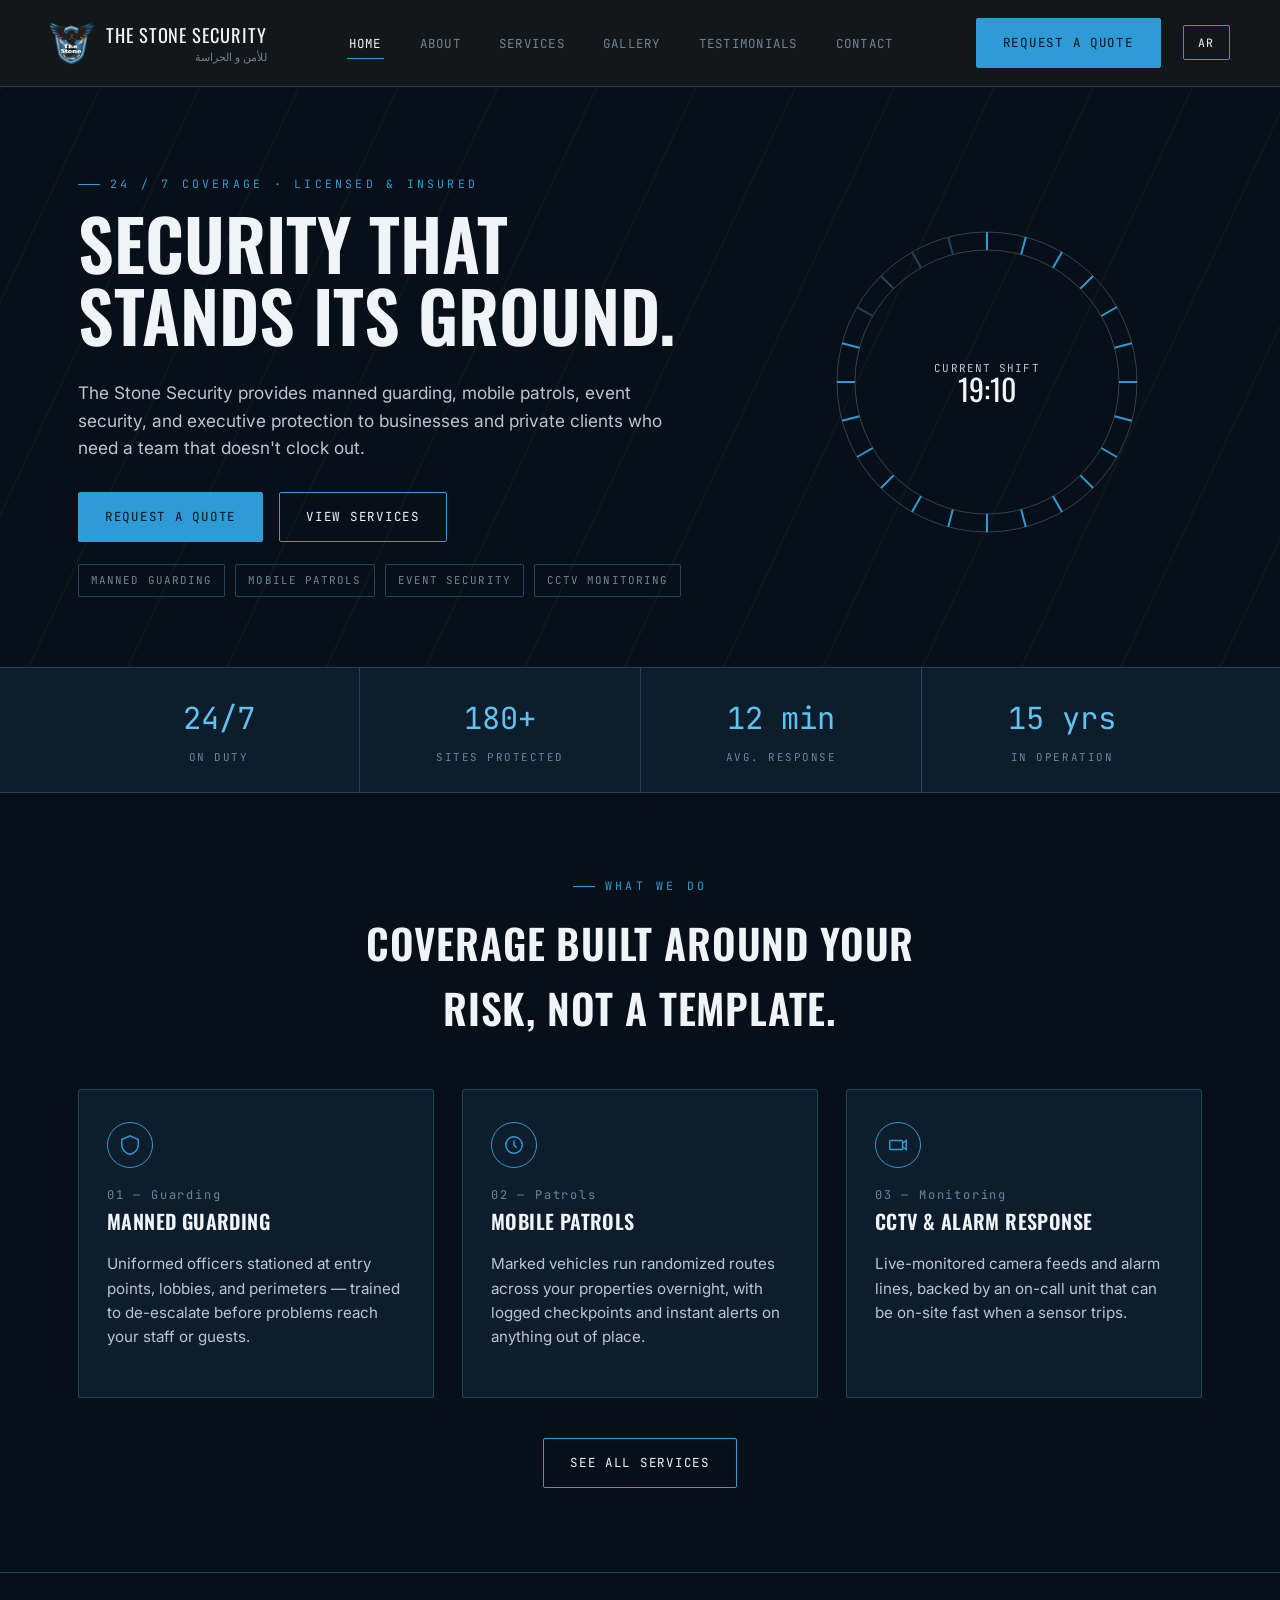
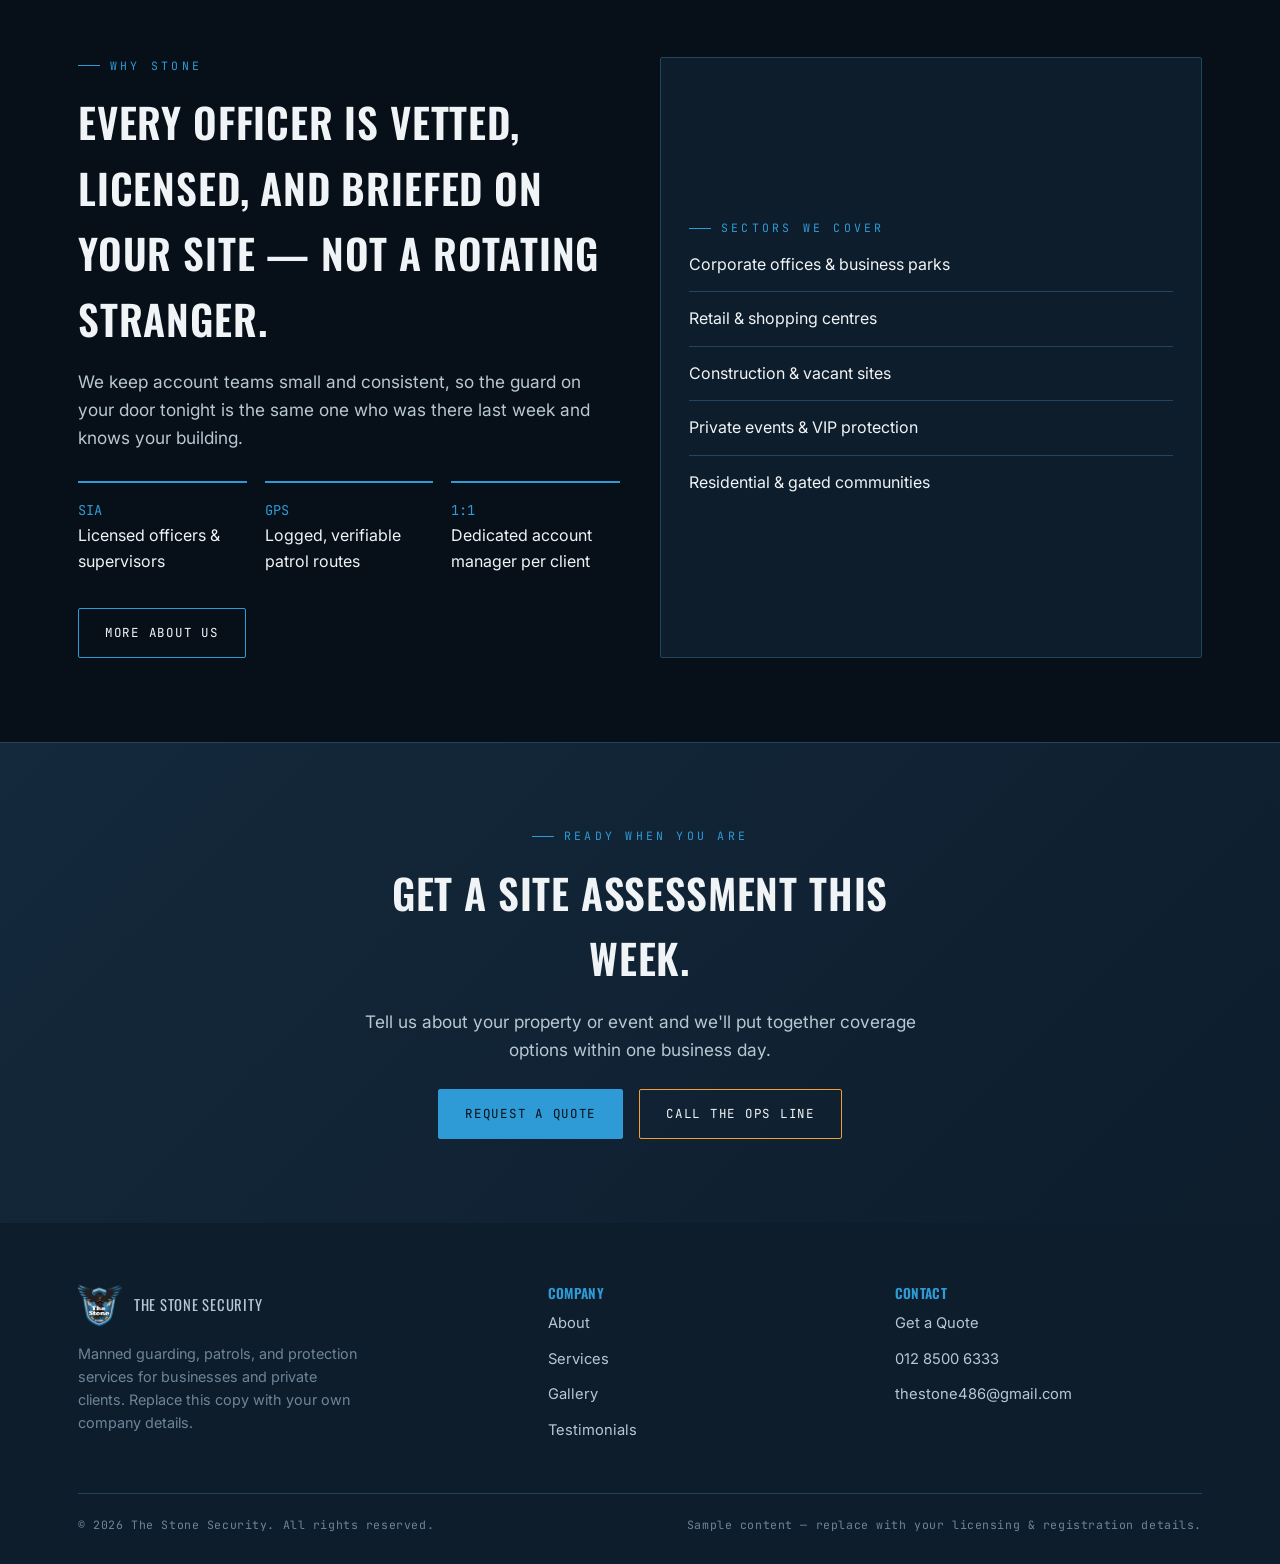
<file: index.html>
<!DOCTYPE html>
<html lang="en">
<head>
<meta charset="UTF-8">
<meta name="viewport" content="width=device-width, initial-scale=1.0">
<title>The Stone Security — Protection, Patrols &amp; Peace of Mind</title>
<meta name="description" content="The Stone Security provides manned guarding, mobile patrols, event and executive protection, and CCTV monitoring for commercial and private clients.">
<link rel="preconnect" href="https://fonts.googleapis.com">
<link href="https://fonts.googleapis.com/css2?family=Oswald:wght@400;500;600;700&family=Inter:wght@400;500;600&family=JetBrains+Mono:wght@400;500&family=Cairo:wght@400;500;600;700&display=swap" rel="stylesheet">
<link rel="stylesheet" href="style.css">
<link rel="icon" type="image/png" href="img/LOGO.png">
</head>
<body data-page="home">

<header class="site">
  <div class="wrap nav-row">
    <a href="index.html" class="brand">
      <img class="mark" src="img/LOGO.png" alt="The Stone Security logo">
      <span>The Stone Security<span class="sub" dir="rtl" lang="ar">للأمن و الحراسة</span></span>
    </a>
    <nav class="main-nav">
      <ul>
        <li><a href="index.html" data-i18n="nav.home">Home</a></li>
        <li><a href="about.html" data-i18n="nav.about">About</a></li>
        <li><a href="services.html" data-i18n="nav.services">Services</a></li>
        <li><a href="gallery.html" data-i18n="nav.gallery">Gallery</a></li>
        <li><a href="testimonials.html" data-i18n="nav.testimonials">Testimonials</a></li>
        <li><a href="contact.html" data-i18n="nav.contact">Contact</a></li>
      </ul>
    </nav>
    <div class="nav-cta">
      <a href="contact.html" class="btn solid" data-i18n="common.requestQuote">Request a Quote</a>
      <button class="lang-toggle btn" type="button" aria-label="Switch language"><span data-lang-toggle>AR</span></button>
      <button class="nav-toggle" aria-label="Toggle menu" aria-expanded="false"><span></span><span></span><span></span></button>
    </div>
  </div>
</header>

<section class="hero">
  <div class="wrap hero-grid">
    <div class="hero-copy">
      <div class="eyebrow" data-i18n="home.eyebrow">24 / 7 Coverage · Licensed &amp; Insured</div>
      <h1 data-i18n="home.h1">Security that stands its ground.</h1>
      <p class="lead" data-i18n="home.lead">The Stone Security provides manned guarding, mobile patrols, event security, and executive protection to businesses and private clients who need a team that doesn't clock out.</p>
      <div class="hero-actions">
        <a href="contact.html" class="btn solid" data-i18n="common.requestQuote">Request a Quote</a>
        <a href="services.html" class="btn" data-i18n="common.viewServices">View Services</a>
      </div>
      <div class="tag-row">
        <span class="tag" data-i18n="home.tag1">Manned Guarding</span>
        <span class="tag" data-i18n="home.tag2">Mobile Patrols</span>
        <span class="tag" data-i18n="home.tag3">Event Security</span>
        <span class="tag" data-i18n="home.tag4">CCTV Monitoring</span>
      </div>
    </div>
    <div class="ops-clock" aria-hidden="true">
      <svg viewBox="0 0 340 340">
        <circle cx="170" cy="170" r="150" fill="none" stroke="#3A4147" stroke-width="1"/>
        <circle cx="170" cy="170" r="132" fill="none" stroke="#3A4147" stroke-width="1"/>
        <text class="core-label" data-i18n="home.currentShift" x="170" y="160" text-anchor="middle">CURRENT SHIFT</text>
        <text class="core-value" x="170" y="190" text-anchor="middle">00:00</text>
      </svg>
    </div>
  </div>
</section>

<div class="ops-bar">
  <div class="wrap">
    <div class="ops-stat"><span class="num" data-target="24" data-suffix="/7">0</span><span class="lbl" data-i18n="home.opsOnDuty">On Duty</span></div>
    <div class="ops-stat"><span class="num" data-target="180" data-suffix="+">0</span><span class="lbl" data-i18n="home.opsSites">Sites Protected</span></div>
    <div class="ops-stat"><span class="num" data-target="12" data-suffix=" min">0</span><span class="lbl" data-i18n="home.opsResponse">Avg. Response</span></div>
    <div class="ops-stat"><span class="num" data-target="15" data-suffix=" yrs">0</span><span class="lbl" data-i18n="home.opsYears">In Operation</span></div>
  </div>
</div>

<section>
  <div class="wrap">
    <div class="section-head center reveal">
      <div class="eyebrow" style="justify-content:center" data-i18n="home.whatWeDo">What We Do</div>
      <h2 data-i18n="home.whatWeDoH2">Coverage built around your risk, not a template.</h2>
    </div>
    <div class="grid-3">
      <div class="card reveal">
        <div class="icon-badge"><svg viewBox="0 0 24 24"><path d="M12 2 L21 6 V12 C21 17 17 21 12 22 C7 21 3 17 3 12 V6 Z"/></svg></div>
        <div class="idx" data-i18n="home.card1Idx">01 — Guarding</div>
        <h3 data-i18n="home.card1H3">Manned Guarding</h3>
        <p data-i18n="home.card1P">Uniformed officers stationed at entry points, lobbies, and perimeters — trained to de-escalate before problems reach your staff or guests.</p>
      </div>
      <div class="card reveal">
        <div class="icon-badge"><svg viewBox="0 0 24 24"><circle cx="12" cy="12" r="9"/><path d="M12 7 V12 L15 15"/></svg></div>
        <div class="idx" data-i18n="home.card2Idx">02 — Patrols</div>
        <h3 data-i18n="home.card2H3">Mobile Patrols</h3>
        <p data-i18n="home.card2P">Marked vehicles run randomized routes across your properties overnight, with logged checkpoints and instant alerts on anything out of place.</p>
      </div>
      <div class="card reveal">
        <div class="icon-badge"><svg viewBox="0 0 24 24"><rect x="3" y="7" width="14" height="10" rx="1"/><path d="M17 10 L21 7 V17 L17 14"/></svg></div>
        <div class="idx" data-i18n="home.card3Idx">03 — Monitoring</div>
        <h3 data-i18n="home.card3H3">CCTV &amp; Alarm Response</h3>
        <p data-i18n="home.card3P">Live-monitored camera feeds and alarm lines, backed by an on-call unit that can be on-site fast when a sensor trips.</p>
      </div>
    </div>
    <div style="text-align:center; margin-top:40px;">
      <a href="services.html" class="btn" data-i18n="common.seeAllServices">See All Services</a>
    </div>
  </div>
</section>

<section>
  <div class="wrap grid-2">
    <div class="reveal">
      <div class="eyebrow" data-i18n="home.whyStone">Why Stone</div>
      <h2 data-i18n="home.whyH2">Every officer is vetted, licensed, and briefed on your site — not a rotating stranger.</h2>
      <p class="lead" data-i18n="home.whyLead">We keep account teams small and consistent, so the guard on your door tonight is the same one who was there last week and knows your building.</p>
      <div class="value-row">
        <div class="value-item"><span class="num">SIA</span><br><span data-i18n="home.value1">Licensed officers &amp; supervisors</span></div>
        <div class="value-item"><span class="num">GPS</span><br><span data-i18n="home.value2">Logged, verifiable patrol routes</span></div>
        <div class="value-item"><span class="num">1:1</span><br><span data-i18n="home.value3">Dedicated account manager per client</span></div>
      </div>
      <div style="margin-top:34px;"><a href="about.html" class="btn" data-i18n="common.moreAboutUs">More About Us</a></div>
    </div>
    <div class="card reveal" style="display:flex; flex-direction:column; justify-content:center;">
      <div class="eyebrow" data-i18n="home.sectorsEyebrow">Sectors We Cover</div>
      <ul style="display:flex; flex-direction:column; gap:14px;">
        <li style="border-bottom:1px solid var(--steel-line); padding-bottom:14px;" data-i18n="home.sector1">Corporate offices &amp; business parks</li>
        <li style="border-bottom:1px solid var(--steel-line); padding-bottom:14px;" data-i18n="home.sector2">Retail &amp; shopping centres</li>
        <li style="border-bottom:1px solid var(--steel-line); padding-bottom:14px;" data-i18n="home.sector3">Construction &amp; vacant sites</li>
        <li style="border-bottom:1px solid var(--steel-line); padding-bottom:14px;" data-i18n="home.sector4">Private events &amp; VIP protection</li>
        <li data-i18n="home.sector5">Residential &amp; gated communities</li>
      </ul>
    </div>
  </div>
</section>

<section class="cta-band">
  <div class="wrap section-head center reveal" style="max-width:640px; margin:0 auto;">
    <div class="eyebrow" style="justify-content:center" data-i18n="home.ctaEyebrow">Ready When You Are</div>
    <h2 data-i18n="home.ctaH2">Get a site assessment this week.</h2>
    <p class="lead" data-i18n="home.ctaLead">Tell us about your property or event and we'll put together coverage options within one business day.</p>
    <div class="hero-actions">
      <a href="contact.html" class="btn solid" data-i18n="common.requestQuote">Request a Quote</a>
      <a href="tel:+201285006333" class="btn rust" data-i18n="common.callOpsLine">Call the Ops Line</a>
    </div>
  </div>
</section>

<footer class="site">
  <div class="wrap">
    <div class="foot-grid">
      <div>
        <a href="index.html" class="brand" style="margin-bottom:14px;">
          <img class="mark" src="img/LOGO.png" alt="The Stone Security logo">
          <span>The Stone Security</span>
        </a>
        <p style="color:var(--slate); font-size:0.9rem; max-width:32ch;" data-i18n="footer.blurb">Manned guarding, patrols, and protection services for businesses and private clients. Replace this copy with your own company details.</p>
      </div>
      <div>
        <h3 data-i18n="footer.company">Company</h3>
        <ul>
          <li><a href="about.html" data-i18n="nav.about">About Us</a></li>
          <li><a href="services.html" data-i18n="nav.services">Services</a></li>
          <li><a href="gallery.html" data-i18n="nav.gallery">Gallery</a></li>
          <li><a href="testimonials.html" data-i18n="nav.testimonials">Testimonials</a></li>
        </ul>
      </div>
      <div>
        <h3 data-i18n="footer.contact">Contact</h3>
        <ul>
          <li><a href="contact.html" data-i18n="footer.getQuote">Get a Quote</a></li>
          <li><a href="tel:+201285006333">012 8500 6333</a></li>
          <li><a href="mailto:thestone486@gmail.com">thestone486@gmail.com</a></li>
        </ul>
      </div>
    </div>
    <div class="foot-bottom">
      <span>&copy; <span id="year"></span> <span data-i18n="footer.copyright">The Stone Security. All rights reserved.</span></span>
      <span data-i18n="footer.sample">Sample content — replace with your licensing &amp; registration details.</span>
    </div>
  </div>
</footer>

<script src="i18n.js"></script>
<script src="script.js"></script>
</body>
</html>
</file>
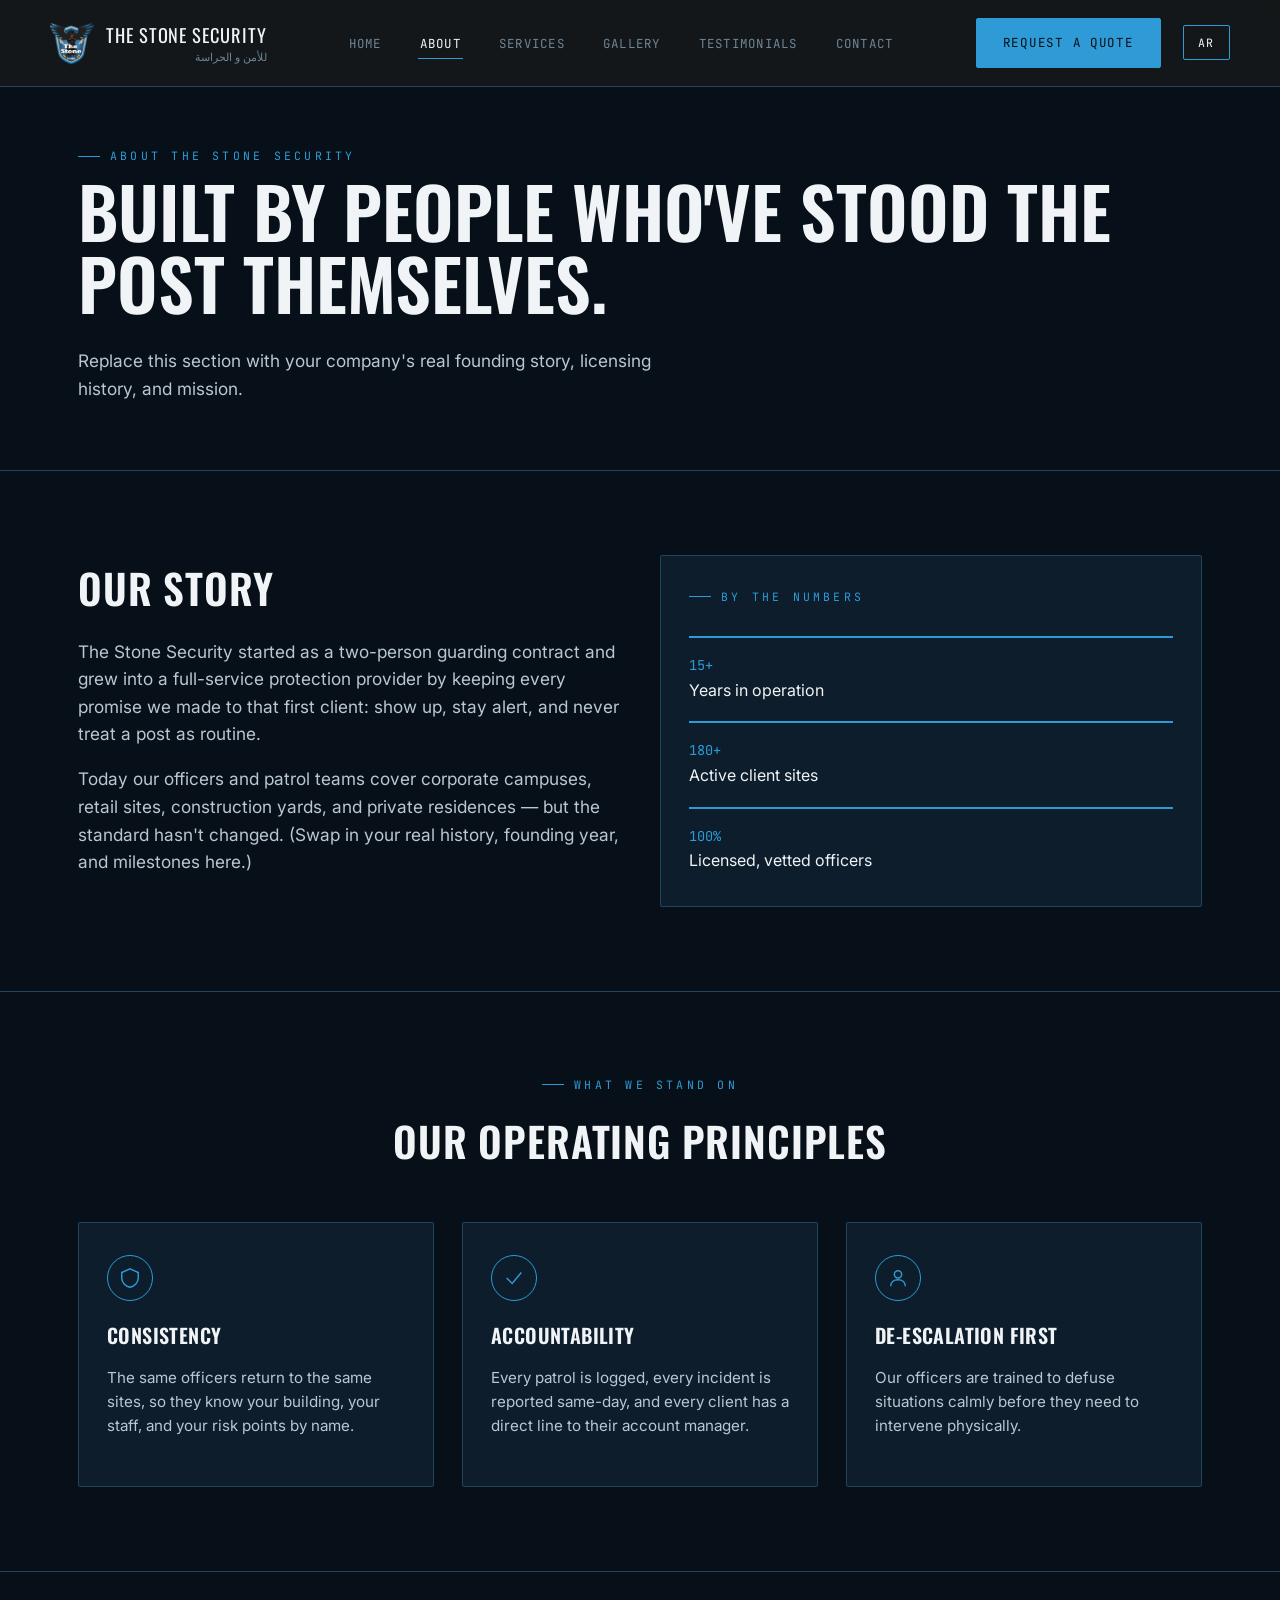
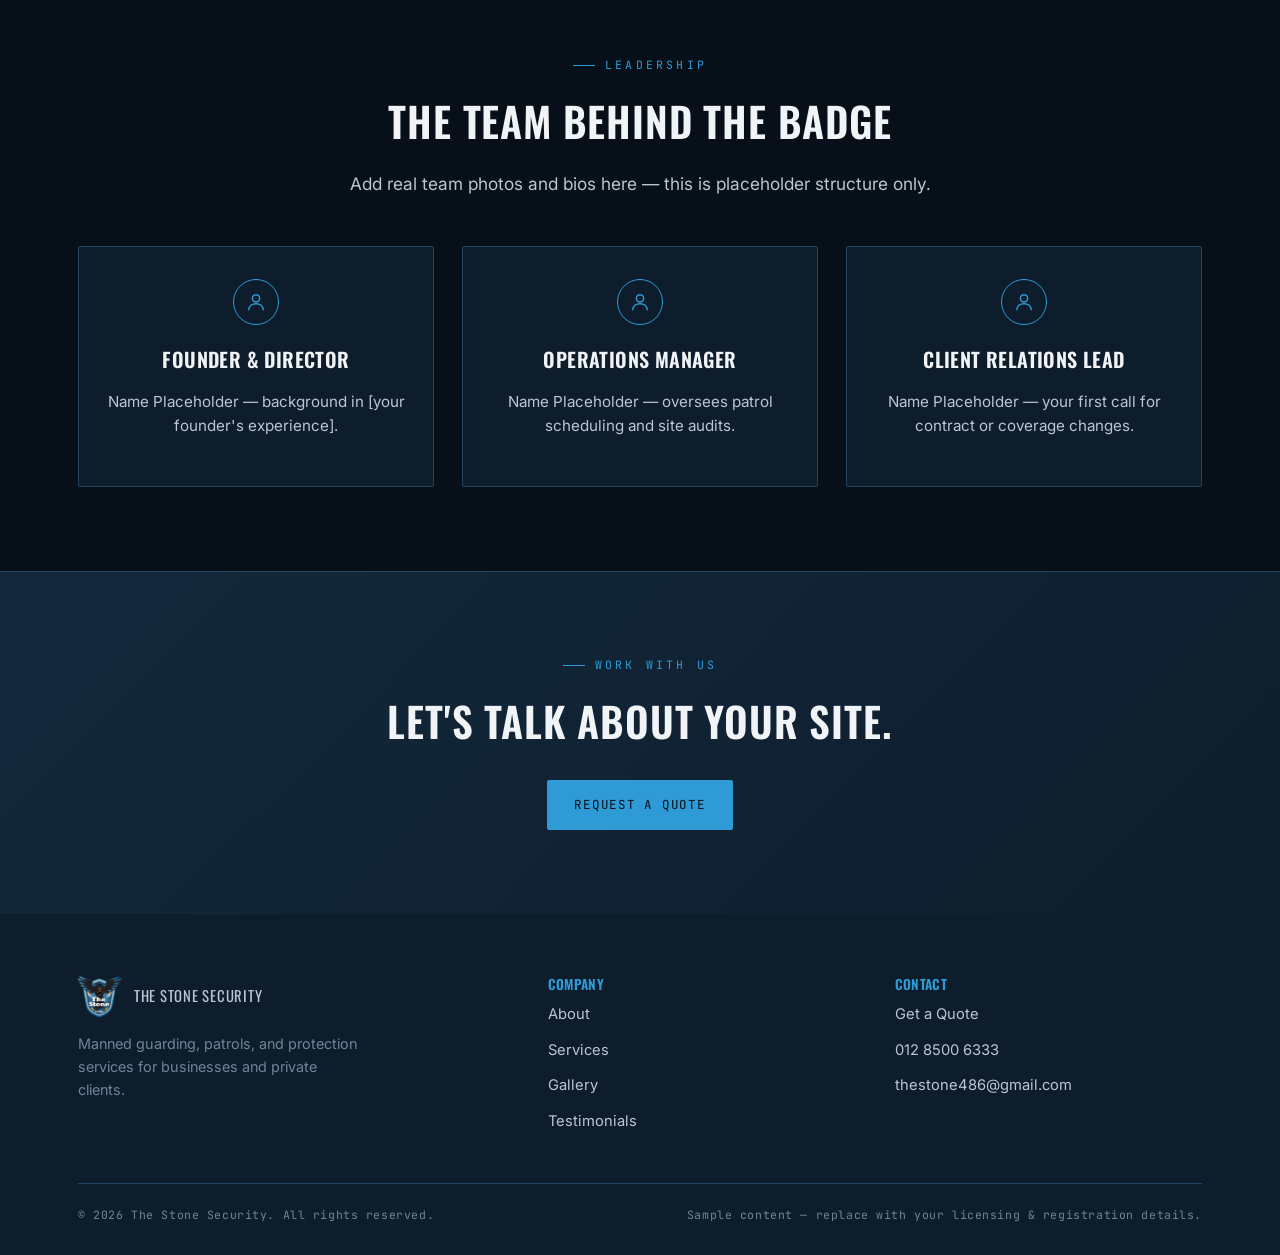
<file: about.html>
<!DOCTYPE html>
<html lang="en">
<head>
<meta charset="UTF-8">
<meta name="viewport" content="width=device-width, initial-scale=1.0">
<title>About — The Stone Security</title>
<meta name="description" content="Learn about The Stone Security's history, values, and the team behind our guarding, patrol, and protection services.">
<link rel="preconnect" href="https://fonts.googleapis.com">
<link href="https://fonts.googleapis.com/css2?family=Oswald:wght@400;500;600;700&family=Inter:wght@400;500;600&family=JetBrains+Mono:wght@400;500&family=Cairo:wght@400;500;600;700&display=swap" rel="stylesheet">
<link rel="stylesheet" href="style.css">
<link rel="icon" type="image/png" href="img/LOGO.png">
</head>
<body data-page="about">

<header class="site">
  <div class="wrap nav-row">
    <a href="index.html" class="brand">
      <img class="mark" src="img/LOGO.png" alt="The Stone Security logo">
      <span>The Stone Security<span class="sub" dir="rtl" lang="ar">للأمن و الحراسة</span></span>
    </a>
    <nav class="main-nav">
      <ul>
        <li><a href="index.html" data-i18n="nav.home">Home</a></li>
        <li><a href="about.html" data-i18n="nav.about">About</a></li>
        <li><a href="services.html" data-i18n="nav.services">Services</a></li>
        <li><a href="gallery.html" data-i18n="nav.gallery">Gallery</a></li>
        <li><a href="testimonials.html" data-i18n="nav.testimonials">Testimonials</a></li>
        <li><a href="contact.html" data-i18n="nav.contact">Contact</a></li>
      </ul>
    </nav>
    <div class="nav-cta">
      <a href="contact.html" class="btn solid" data-i18n="common.requestQuote">Request a Quote</a>
      <button class="lang-toggle btn" type="button" aria-label="Switch language"><span data-lang-toggle>AR</span></button>
      <button class="nav-toggle" aria-label="Toggle menu" aria-expanded="false"><span></span><span></span><span></span></button>
    </div>
  </div>
</header>

<div class="page-head">
  <div class="wrap">
    <div class="eyebrow" data-i18n="about.eyebrow">About The Stone Security</div>
    <h1 data-i18n="about.h1">Built by people who've stood the post themselves.</h1>
    <p class="lead" data-i18n="about.lead">Replace this section with your company's real founding story, licensing history, and mission.</p>
  </div>
</div>

<section>
  <div class="wrap grid-2">
    <div class="reveal">
      <h2 data-i18n="about.storyH2">Our Story</h2>
      <p class="lead" data-i18n="about.storyP1">The Stone Security started as a two-person guarding contract and grew into a full-service protection provider by keeping every promise we made to that first client: show up, stay alert, and never treat a post as routine.</p>
      <p class="lead" data-i18n="about.storyP2">Today our officers and patrol teams cover corporate campuses, retail sites, construction yards, and private residences — but the standard hasn't changed. (Swap in your real history, founding year, and milestones here.)</p>
    </div>
    <div class="card reveal">
      <div class="eyebrow" data-i18n="about.numbersEyebrow">By The Numbers</div>
      <div class="value-row" style="flex-direction:column;">
        <div class="value-item"><span class="num">15+</span><br><span data-i18n="about.num1">Years in operation</span></div>
        <div class="value-item"><span class="num">180+</span><br><span data-i18n="about.num2">Active client sites</span></div>
        <div class="value-item"><span class="num">100%</span><br><span data-i18n="about.num3">Licensed, vetted officers</span></div>
      </div>
    </div>
  </div>
</section>

<section>
  <div class="wrap">
    <div class="section-head center reveal">
      <div class="eyebrow" style="justify-content:center" data-i18n="about.principlesEyebrow">What We Stand On</div>
      <h2 data-i18n="about.principlesH2">Our operating principles</h2>
    </div>
    <div class="grid-3">
      <div class="card reveal">
        <div class="icon-badge"><svg viewBox="0 0 24 24"><path d="M12 2 L21 6 V12 C21 17 17 21 12 22 C7 21 3 17 3 12 V6 Z"/></svg></div>
        <h3 data-i18n="about.p1H3">Consistency</h3>
        <p data-i18n="about.p1P">The same officers return to the same sites, so they know your building, your staff, and your risk points by name.</p>
      </div>
      <div class="card reveal">
        <div class="icon-badge"><svg viewBox="0 0 24 24"><path d="M4 12 L10 18 L20 6"/></svg></div>
        <h3 data-i18n="about.p2H3">Accountability</h3>
        <p data-i18n="about.p2P">Every patrol is logged, every incident is reported same-day, and every client has a direct line to their account manager.</p>
      </div>
      <div class="card reveal">
        <div class="icon-badge"><svg viewBox="0 0 24 24"><circle cx="12" cy="8" r="4"/><path d="M4 21 C4 16 8 14 12 14 C16 14 20 16 20 21"/></svg></div>
        <h3 data-i18n="about.p3H3">De-escalation First</h3>
        <p data-i18n="about.p3P">Our officers are trained to defuse situations calmly before they need to intervene physically.</p>
      </div>
    </div>
  </div>
</section>

<section>
  <div class="wrap">
    <div class="section-head center reveal">
      <div class="eyebrow" style="justify-content:center" data-i18n="about.leadershipEyebrow">Leadership</div>
      <h2 data-i18n="about.leadershipH2">The team behind the badge</h2>
      <p class="lead" style="margin:0 auto;" data-i18n="about.leadershipLead">Add real team photos and bios here — this is placeholder structure only.</p>
    </div>
    <div class="grid-3">
      <div class="card reveal" style="text-align:center;">
        <div class="icon-badge" style="margin:0 auto 18px;"><svg viewBox="0 0 24 24"><circle cx="12" cy="8" r="4"/><path d="M4 21 C4 16 8 14 12 14 C16 14 20 16 20 21"/></svg></div>
        <h3 data-i18n="about.role1H3">Founder &amp; Director</h3>
        <p data-i18n="about.role1P">Name Placeholder — background in [your founder's experience].</p>
      </div>
      <div class="card reveal" style="text-align:center;">
        <div class="icon-badge" style="margin:0 auto 18px;"><svg viewBox="0 0 24 24"><circle cx="12" cy="8" r="4"/><path d="M4 21 C4 16 8 14 12 14 C16 14 20 16 20 21"/></svg></div>
        <h3 data-i18n="about.role2H3">Operations Manager</h3>
        <p data-i18n="about.role2P">Name Placeholder — oversees patrol scheduling and site audits.</p>
      </div>
      <div class="card reveal" style="text-align:center;">
        <div class="icon-badge" style="margin:0 auto 18px;"><svg viewBox="0 0 24 24"><circle cx="12" cy="8" r="4"/><path d="M4 21 C4 16 8 14 12 14 C16 14 20 16 20 21"/></svg></div>
        <h3 data-i18n="about.role3H3">Client Relations Lead</h3>
        <p data-i18n="about.role3P">Name Placeholder — your first call for contract or coverage changes.</p>
      </div>
    </div>
  </div>
</section>

<section class="cta-band">
  <div class="wrap section-head center reveal" style="max-width:640px; margin:0 auto;">
    <div class="eyebrow" style="justify-content:center" data-i18n="about.ctaEyebrow">Work With Us</div>
    <h2 data-i18n="about.ctaH2">Let's talk about your site.</h2>
    <div class="hero-actions">
      <a href="contact.html" class="btn solid" data-i18n="common.requestQuote">Request a Quote</a>
    </div>
  </div>
</section>

<footer class="site">
  <div class="wrap">
    <div class="foot-grid">
      <div>
        <a href="index.html" class="brand" style="margin-bottom:14px;">
          <img class="mark" src="img/LOGO.png" alt="The Stone Security logo">
          <span>The Stone Security</span>
        </a>
        <p style="color:var(--slate); font-size:0.9rem; max-width:32ch;" data-i18n="footer.blurbShort">Manned guarding, patrols, and protection services for businesses and private clients.</p>
      </div>
      <div>
        <h3 data-i18n="footer.company">Company</h3>
        <ul>
          <li><a href="about.html" data-i18n="nav.about">About Us</a></li>
          <li><a href="services.html" data-i18n="nav.services">Services</a></li>
          <li><a href="gallery.html" data-i18n="nav.gallery">Gallery</a></li>
          <li><a href="testimonials.html" data-i18n="nav.testimonials">Testimonials</a></li>
        </ul>
      </div>
      <div>
        <h3 data-i18n="footer.contact">Contact</h3>
        <ul>
          <li><a href="contact.html" data-i18n="footer.getQuote">Get a Quote</a></li>
          <li><a href="tel:+201285006333">012 8500 6333</a></li>
          <li><a href="mailto:thestone486@gmail.com">thestone486@gmail.com</a></li>
        </ul>
      </div>
    </div>
    <div class="foot-bottom">
      <span>&copy; <span id="year"></span> <span data-i18n="footer.copyright">The Stone Security. All rights reserved.</span></span>
      <span data-i18n="footer.sample">Sample content — replace with your licensing &amp; registration details.</span>
    </div>
  </div>
</footer>

<script src="i18n.js"></script>
<script src="script.js"></script>
</body>
</html>
</file>
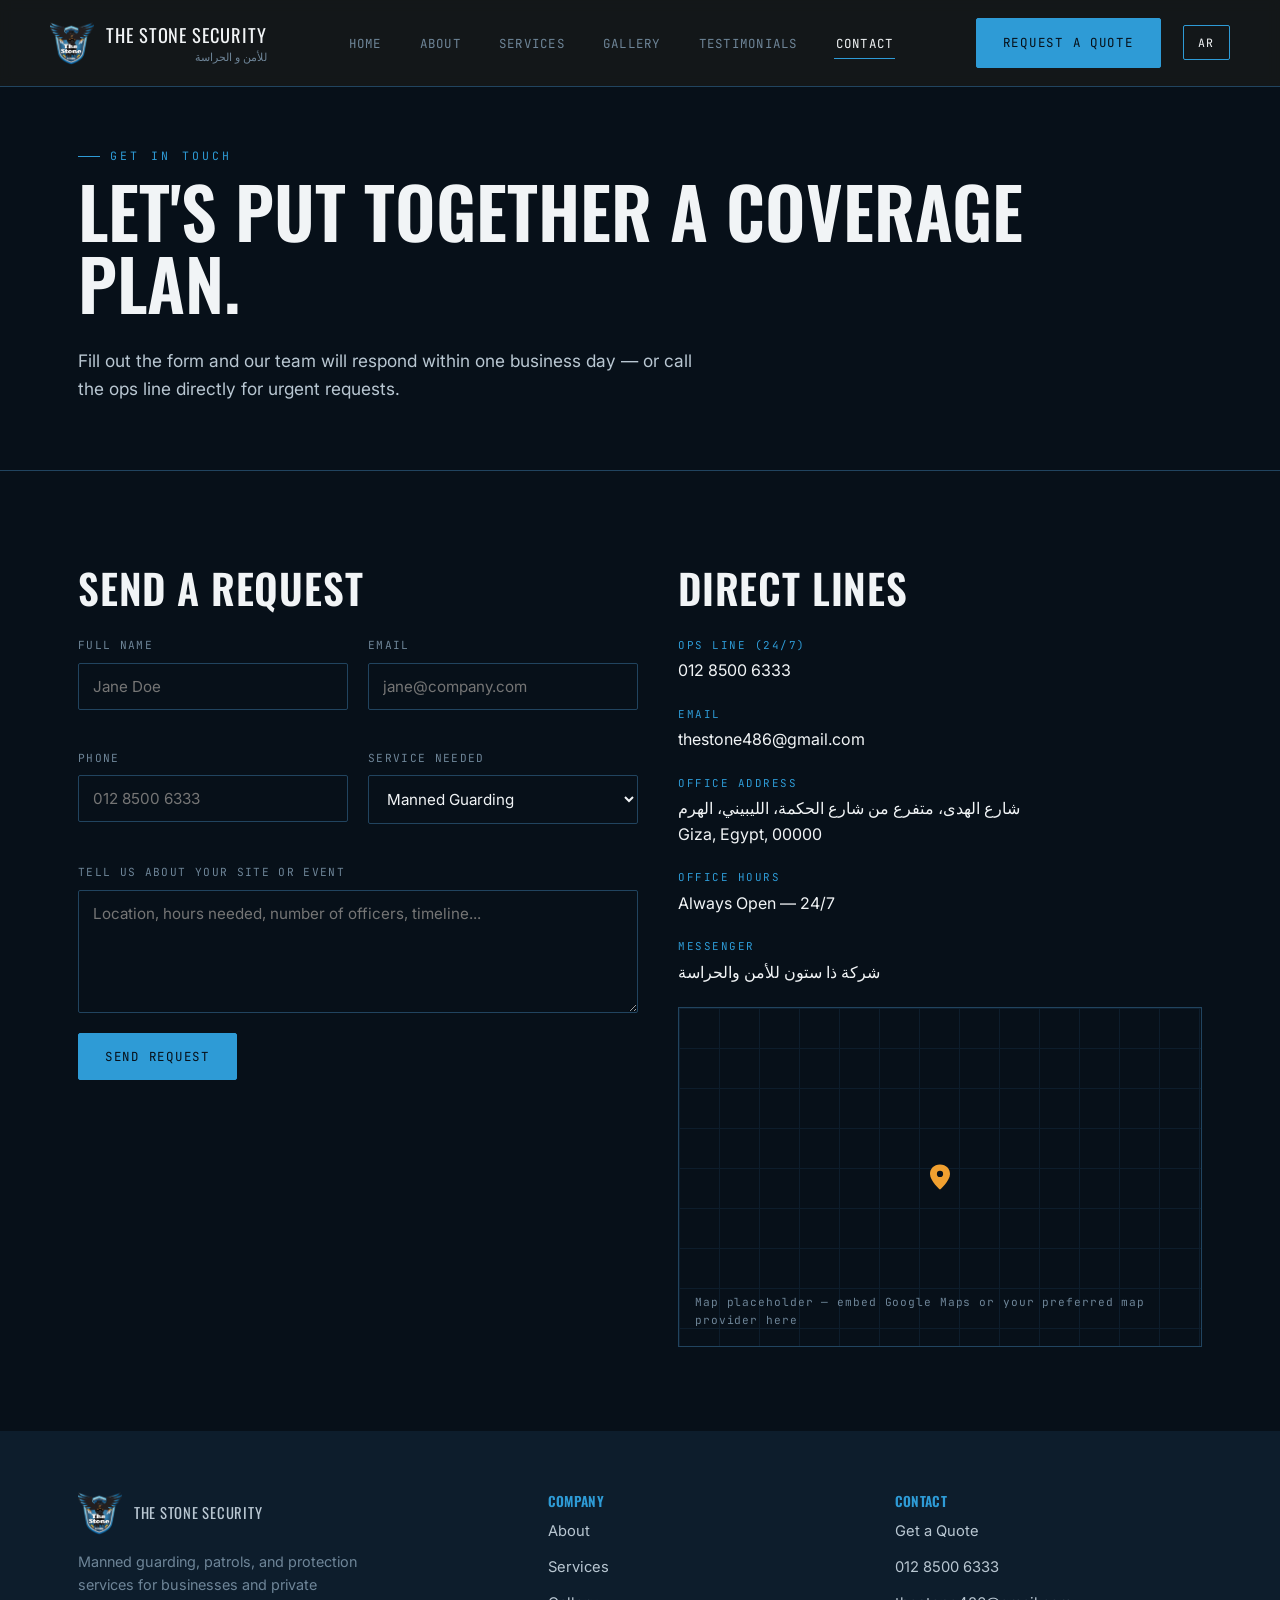
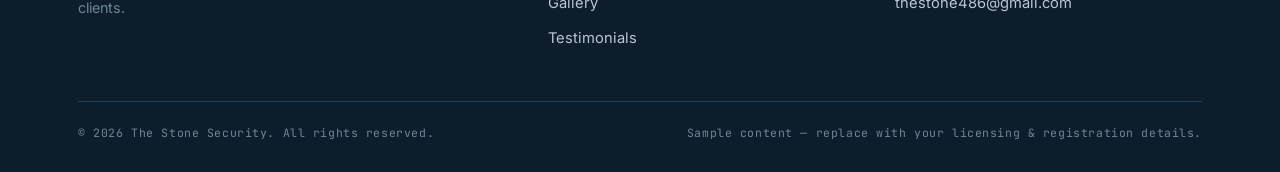
<file: contact.html>
<!DOCTYPE html>
<html lang="en">
<head>
<meta charset="UTF-8">
<meta name="viewport" content="width=device-width, initial-scale=1.0">
<title>Contact — The Stone Security</title>
<meta name="description" content="Request a quote or get in touch with The Stone Security.">
<link rel="preconnect" href="https://fonts.googleapis.com">
<link href="https://fonts.googleapis.com/css2?family=Oswald:wght@400;500;600;700&family=Inter:wght@400;500;600&family=JetBrains+Mono:wght@400;500&family=Cairo:wght@400;500;600;700&display=swap" rel="stylesheet">
<link rel="stylesheet" href="style.css">
<link rel="icon" type="image/png" href="img/LOGO.png">
</head>
<body data-page="contact">

<header class="site">
  <div class="wrap nav-row">
    <a href="index.html" class="brand">
      <img class="mark" src="img/LOGO.png" alt="The Stone Security logo">
      <span>The Stone Security<span class="sub" dir="rtl" lang="ar">للأمن و الحراسة</span></span>
    </a>
    <nav class="main-nav">
      <ul>
        <li><a href="index.html" data-i18n="nav.home">Home</a></li>
        <li><a href="about.html" data-i18n="nav.about">About</a></li>
        <li><a href="services.html" data-i18n="nav.services">Services</a></li>
        <li><a href="gallery.html" data-i18n="nav.gallery">Gallery</a></li>
        <li><a href="testimonials.html" data-i18n="nav.testimonials">Testimonials</a></li>
        <li><a href="contact.html" data-i18n="nav.contact">Contact</a></li>
      </ul>
    </nav>
    <div class="nav-cta">
      <a href="contact.html" class="btn solid" data-i18n="common.requestQuote">Request a Quote</a>
      <button class="lang-toggle btn" type="button" aria-label="Switch language"><span data-lang-toggle>AR</span></button>
      <button class="nav-toggle" aria-label="Toggle menu" aria-expanded="false"><span></span><span></span><span></span></button>
    </div>
  </div>
</header>

<div class="page-head">
  <div class="wrap">
    <div class="eyebrow" data-i18n="contact.eyebrow">Get In Touch</div>
    <h1 data-i18n="contact.h1">Let's put together a coverage plan.</h1>
    <p class="lead" data-i18n="contact.lead">Fill out the form and our team will respond within one business day — or call the ops line directly for urgent requests.</p>
  </div>
</div>

<section>
  <div class="wrap grid-2">
    <div class="reveal">
      <h2 data-i18n="contact.sendRequest">Send a Request</h2>
      <form id="contact-form" novalidate>
        <div class="form-grid">
          <div class="field">
            <label for="name" data-i18n="contact.fullName">Full Name</label>
            <input type="text" id="name" name="name" placeholder="Jane Doe" data-i18n-placeholder="contact.namePlaceholder">
          </div>
          <div class="field">
            <label for="email" data-i18n="contact.email">Email</label>
            <input type="email" id="email" name="email" placeholder="jane@company.com" data-i18n-placeholder="contact.emailPlaceholder">
          </div>
          <div class="field">
            <label for="phone" data-i18n="contact.phone">Phone</label>
            <input type="tel" id="phone" name="phone" placeholder="012 8500 6333" data-i18n-placeholder="contact.phonePlaceholder">
          </div>
          <div class="field">
            <label for="service" data-i18n="contact.serviceNeeded">Service Needed</label>
            <select id="service" name="service">
              <option data-i18n="contact.opt1">Manned Guarding</option>
              <option data-i18n="contact.opt2">Mobile Patrols</option>
              <option data-i18n="contact.opt3">CCTV &amp; Alarm Response</option>
              <option data-i18n="contact.opt4">Event Security</option>
              <option data-i18n="contact.opt5">Executive Protection</option>
              <option data-i18n="contact.opt6">Construction / Vacant Site</option>
              <option data-i18n="contact.opt7">Not Sure</option>
            </select>
          </div>
          <div class="field full">
            <label for="message" data-i18n="contact.messageLabel">Tell us about your site or event</label>
            <textarea id="message" name="message" rows="5" placeholder="Location, hours needed, number of officers, timeline..." data-i18n-placeholder="contact.messagePlaceholder"></textarea>
          </div>
        </div>
        <button type="submit" class="btn solid" data-i18n="contact.send">Send Request</button>
        <div class="form-msg"></div>
      </form>
    </div>

    <div class="reveal">
      <h2 data-i18n="contact.directLines">Direct Lines</h2>
      <ul class="contact-info-list">
        <li>
          <span class="lbl" data-i18n="contact.opsLineLabel">Ops Line (24/7)</span>
          <span class="val"><a href="tel:+201285006333">012 8500 6333</a></span>
        </li>
        <li>
          <span class="lbl" data-i18n="contact.emailLabel">Email</span>
          <span class="val"><a href="mailto:thestone486@gmail.com">thestone486@gmail.com</a></span>
        </li>
        <li>
          <span class="lbl" data-i18n="contact.addressLabel">Office Address</span>
          <span class="val" dir="rtl" lang="ar">شارع الهدى، متفرع من شارع الحكمة، الليبيني، الهرم<br><span dir="ltr">Giza, Egypt, 00000</span></span>
        </li>
        <li>
          <span class="lbl" data-i18n="contact.officeHoursLabel">Office Hours</span>
          <span class="val" data-i18n="contact.officeHoursValue">Always Open — 24/7</span>
        </li>
        <li>
          <span class="lbl" data-i18n="contact.messengerLabel">Messenger</span>
          <span class="val" dir="rtl" lang="ar">شركة ذا ستون للأمن والحراسة</span>
        </li>
      </ul>

      <div class="map-block">
        <svg class="map-pin" viewBox="0 0 24 24"><path d="M12 2 C7 2 4 5.5 4 9.5 C4 15 12 22 12 22 C12 22 20 15 20 9.5 C20 5.5 17 2 12 2 Z M12 12 A2.5 2.5 0 1 1 12 7 A2.5 2.5 0 0 1 12 12 Z"/></svg>
        <span class="map-note" data-i18n="contact.mapNote">Map placeholder — embed Google Maps or your preferred map provider here</span>
      </div>
    </div>
  </div>
</section>

<footer class="site">
  <div class="wrap">
    <div class="foot-grid">
      <div>
        <a href="index.html" class="brand" style="margin-bottom:14px;">
          <img class="mark" src="img/LOGO.png" alt="The Stone Security logo">
          <span>The Stone Security</span>
        </a>
        <p style="color:var(--slate); font-size:0.9rem; max-width:32ch;" data-i18n="footer.blurbShort">Manned guarding, patrols, and protection services for businesses and private clients.</p>
      </div>
      <div>
        <h3 data-i18n="footer.company">Company</h3>
        <ul>
          <li><a href="about.html" data-i18n="nav.about">About Us</a></li>
          <li><a href="services.html" data-i18n="nav.services">Services</a></li>
          <li><a href="gallery.html" data-i18n="nav.gallery">Gallery</a></li>
          <li><a href="testimonials.html" data-i18n="nav.testimonials">Testimonials</a></li>
        </ul>
      </div>
      <div>
        <h3 data-i18n="footer.contact">Contact</h3>
        <ul>
          <li><a href="contact.html" data-i18n="footer.getQuote">Get a Quote</a></li>
          <li><a href="tel:+201285006333">012 8500 6333</a></li>
          <li><a href="mailto:thestone486@gmail.com">thestone486@gmail.com</a></li>
        </ul>
      </div>
    </div>
    <div class="foot-bottom">
      <span>&copy; <span id="year"></span> <span data-i18n="footer.copyright">The Stone Security. All rights reserved.</span></span>
      <span data-i18n="footer.sample">Sample content — replace with your licensing &amp; registration details.</span>
    </div>
  </div>
</footer>

<script src="i18n.js"></script>
<script src="script.js"></script>
</body>
</html>
</file>
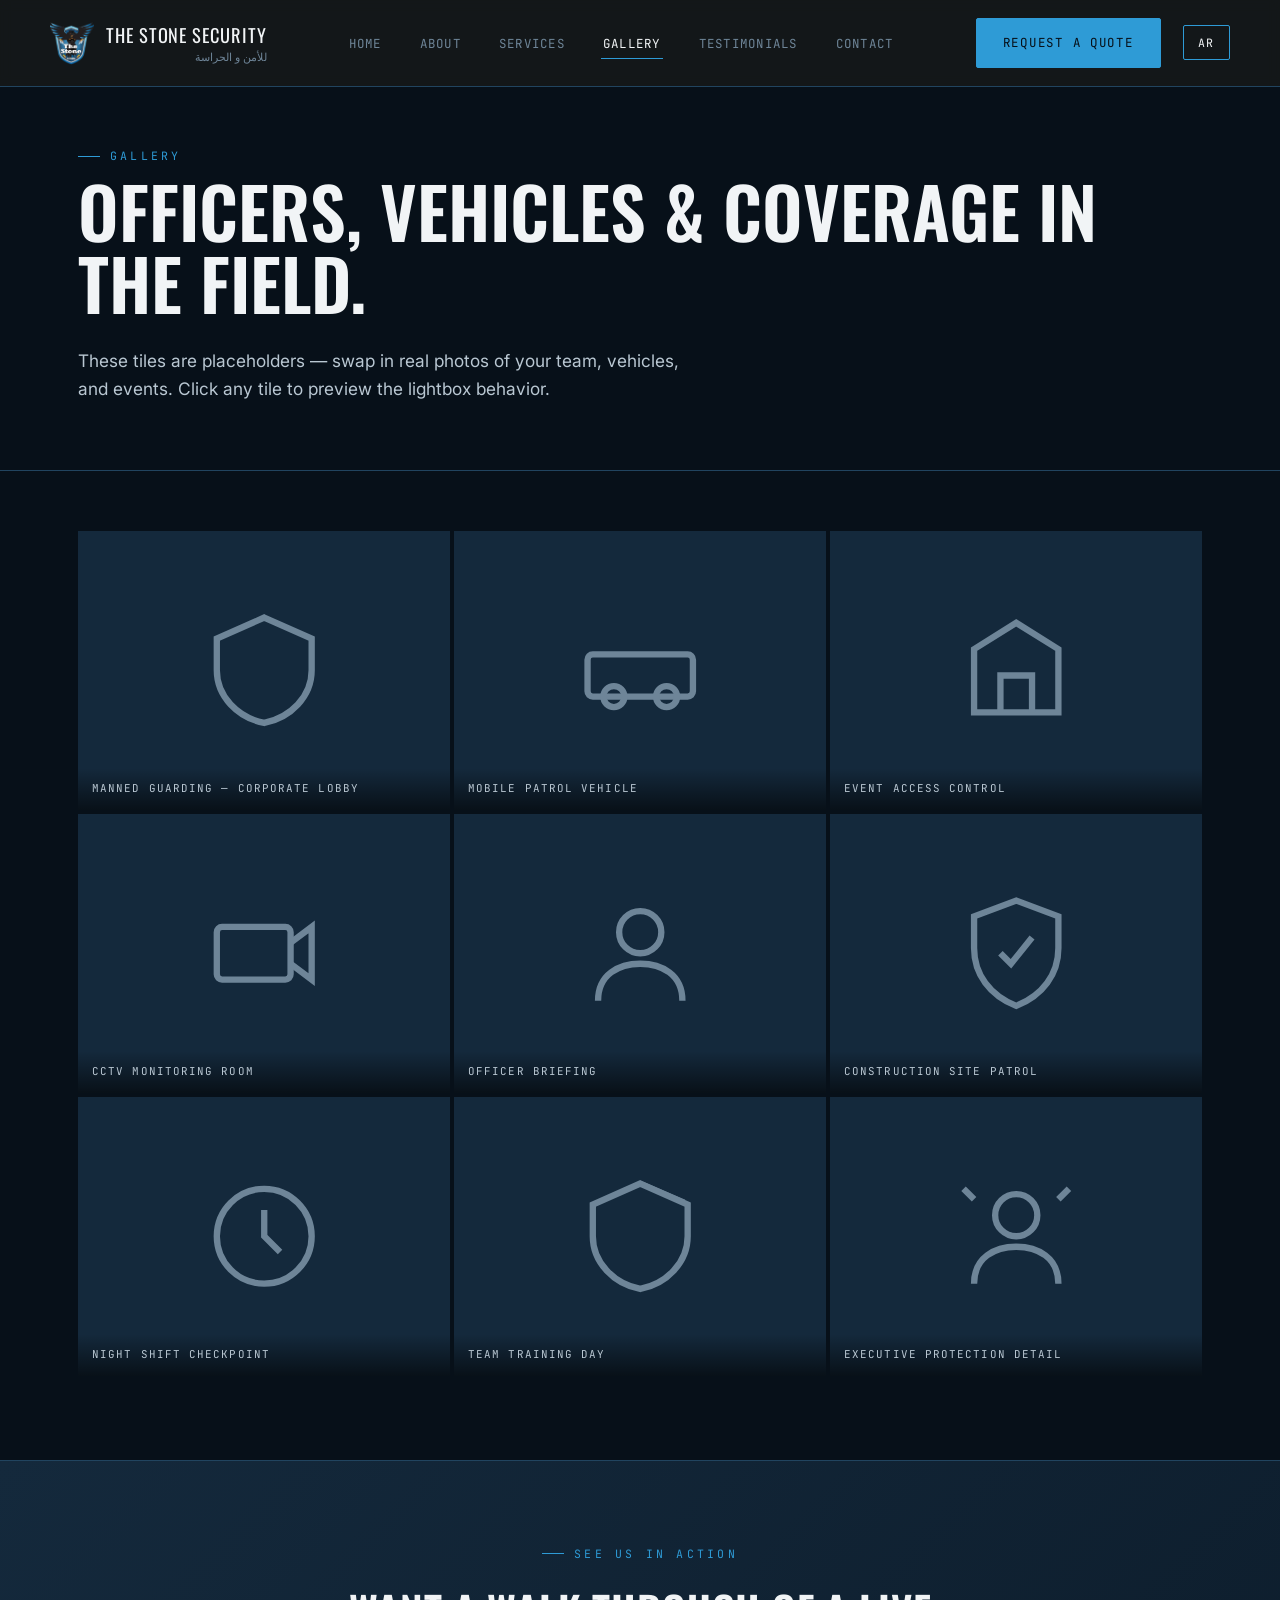
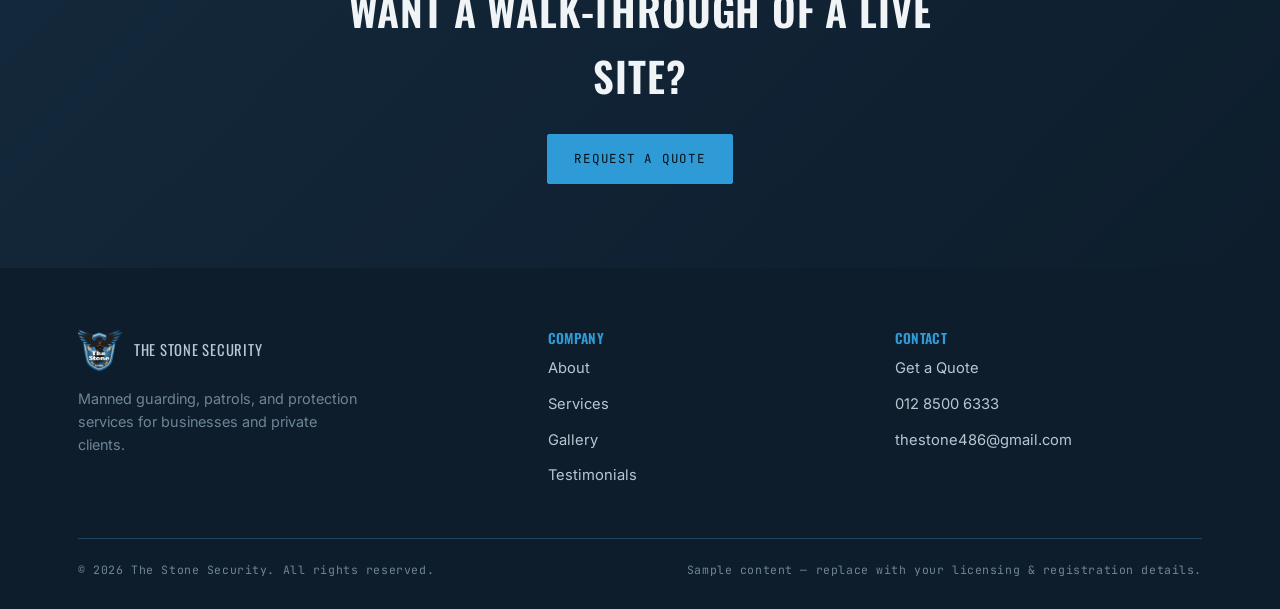
<file: gallery.html>
<!DOCTYPE html>
<html lang="en">
<head>
<meta charset="UTF-8">
<meta name="viewport" content="width=device-width, initial-scale=1.0">
<title>Gallery — The Stone Security</title>
<meta name="description" content="A look at The Stone Security's officers, patrol vehicles, and event coverage.">
<link rel="preconnect" href="https://fonts.googleapis.com">
<link href="https://fonts.googleapis.com/css2?family=Oswald:wght@400;500;600;700&family=Inter:wght@400;500;600&family=JetBrains+Mono:wght@400;500&family=Cairo:wght@400;500;600;700&display=swap" rel="stylesheet">
<link rel="stylesheet" href="style.css">
<link rel="icon" type="image/png" href="img/LOGO.png">
</head>
<body data-page="gallery">

<header class="site">
  <div class="wrap nav-row">
    <a href="index.html" class="brand">
      <img class="mark" src="img/LOGO.png" alt="The Stone Security logo">
      <span>The Stone Security<span class="sub" dir="rtl" lang="ar">للأمن و الحراسة</span></span>
    </a>
    <nav class="main-nav">
      <ul>
        <li><a href="index.html" data-i18n="nav.home">Home</a></li>
        <li><a href="about.html" data-i18n="nav.about">About</a></li>
        <li><a href="services.html" data-i18n="nav.services">Services</a></li>
        <li><a href="gallery.html" data-i18n="nav.gallery">Gallery</a></li>
        <li><a href="testimonials.html" data-i18n="nav.testimonials">Testimonials</a></li>
        <li><a href="contact.html" data-i18n="nav.contact">Contact</a></li>
      </ul>
    </nav>
    <div class="nav-cta">
      <a href="contact.html" class="btn solid" data-i18n="common.requestQuote">Request a Quote</a>
      <button class="lang-toggle btn" type="button" aria-label="Switch language"><span data-lang-toggle>AR</span></button>
      <button class="nav-toggle" aria-label="Toggle menu" aria-expanded="false"><span></span><span></span><span></span></button>
    </div>
  </div>
</header>

<div class="page-head">
  <div class="wrap">
    <div class="eyebrow" data-i18n="gallery.eyebrow">Gallery</div>
    <h1 data-i18n="gallery.h1">Officers, vehicles &amp; coverage in the field.</h1>
    <p class="lead" data-i18n="gallery.lead">These tiles are placeholders — swap in real photos of your team, vehicles, and events. Click any tile to preview the lightbox behavior.</p>
  </div>
</div>

<section style="padding-top:0;">
  <div class="wrap" style="padding-top:60px;">
    <h2 class="sr-only" data-i18n="gallery.srHeading">Gallery</h2>
    <div class="gallery-grid">

      <div class="gallery-tile reveal">
        <svg viewBox="0 0 24 24"><path d="M12 2 L21 6 V12 C21 17 17 21 12 22 C7 21 3 17 3 12 V6 Z"/></svg>
        <div class="cap" data-i18n="gallery.tile1">Manned Guarding — Corporate Lobby</div>
      </div>

      <div class="gallery-tile reveal">
        <svg viewBox="0 0 24 24"><rect x="2" y="9" width="20" height="8" rx="1"/><circle cx="7" cy="17" r="2"/><circle cx="17" cy="17" r="2"/></svg>
        <div class="cap" data-i18n="gallery.tile2">Mobile Patrol Vehicle</div>
      </div>

      <div class="gallery-tile reveal">
        <svg viewBox="0 0 24 24"><path d="M4 20 L4 8 L12 3 L20 8 L20 20 Z"/><path d="M9 20 V13 H15 V20"/></svg>
        <div class="cap" data-i18n="gallery.tile3">Event Access Control</div>
      </div>

      <div class="gallery-tile reveal">
        <svg viewBox="0 0 24 24"><rect x="3" y="7" width="14" height="10" rx="1"/><path d="M17 10 L21 7 V17 L17 14"/></svg>
        <div class="cap" data-i18n="gallery.tile4">CCTV Monitoring Room</div>
      </div>

      <div class="gallery-tile reveal">
        <svg viewBox="0 0 24 24"><circle cx="12" cy="8" r="4"/><path d="M4 21 C4 16 8 14 12 14 C16 14 20 16 20 21"/></svg>
        <div class="cap" data-i18n="gallery.tile5">Officer Briefing</div>
      </div>

      <div class="gallery-tile reveal">
        <svg viewBox="0 0 24 24"><path d="M12 22 C7 20 4 16 4 11 V5 L12 2 L20 5 V11 C20 16 17 20 12 22 Z"/><path d="M9 12 L11 14 L15 9"/></svg>
        <div class="cap" data-i18n="gallery.tile6">Construction Site Patrol</div>
      </div>

      <div class="gallery-tile reveal">
        <svg viewBox="0 0 24 24"><circle cx="12" cy="12" r="9"/><path d="M12 7 V12 L15 15"/></svg>
        <div class="cap" data-i18n="gallery.tile7">Night Shift Checkpoint</div>
      </div>

      <div class="gallery-tile reveal">
        <svg viewBox="0 0 24 24"><path d="M20 3 L34 9" transform="scale(0.6)"/><path d="M12 2 L21 6 V12 C21 17 17 21 12 22 C7 21 3 17 3 12 V6 Z"/></svg>
        <div class="cap" data-i18n="gallery.tile8">Team Training Day</div>
      </div>

      <div class="gallery-tile reveal">
        <svg viewBox="0 0 24 24"><circle cx="12" cy="8" r="4"/><path d="M4 21 C4 16 8 14 12 14 C16 14 20 16 20 21"/><path d="M2 3 L4 5 M22 3 L20 5"/></svg>
        <div class="cap" data-i18n="gallery.tile9">Executive Protection Detail</div>
      </div>

    </div>
  </div>
</section>

<section class="cta-band">
  <div class="wrap section-head center reveal" style="max-width:640px; margin:0 auto;">
    <div class="eyebrow" style="justify-content:center" data-i18n="gallery.ctaEyebrow">See Us In Action</div>
    <h2 data-i18n="gallery.ctaH2">Want a walk-through of a live site?</h2>
    <div class="hero-actions">
      <a href="contact.html" class="btn solid" data-i18n="common.requestQuote">Request a Quote</a>
    </div>
  </div>
</section>

<footer class="site">
  <div class="wrap">
    <div class="foot-grid">
      <div>
        <a href="index.html" class="brand" style="margin-bottom:14px;">
          <img class="mark" src="img/LOGO.png" alt="The Stone Security logo">
          <span>The Stone Security</span>
        </a>
        <p style="color:var(--slate); font-size:0.9rem; max-width:32ch;" data-i18n="footer.blurbShort">Manned guarding, patrols, and protection services for businesses and private clients.</p>
      </div>
      <div>
        <h3 data-i18n="footer.company">Company</h3>
        <ul>
          <li><a href="about.html" data-i18n="nav.about">About Us</a></li>
          <li><a href="services.html" data-i18n="nav.services">Services</a></li>
          <li><a href="gallery.html" data-i18n="nav.gallery">Gallery</a></li>
          <li><a href="testimonials.html" data-i18n="nav.testimonials">Testimonials</a></li>
        </ul>
      </div>
      <div>
        <h3 data-i18n="footer.contact">Contact</h3>
        <ul>
          <li><a href="contact.html" data-i18n="footer.getQuote">Get a Quote</a></li>
          <li><a href="tel:+201285006333">012 8500 6333</a></li>
          <li><a href="mailto:thestone486@gmail.com">thestone486@gmail.com</a></li>
        </ul>
      </div>
    </div>
    <div class="foot-bottom">
      <span>&copy; <span id="year"></span> <span data-i18n="footer.copyright">The Stone Security. All rights reserved.</span></span>
      <span data-i18n="footer.sample">Sample content — replace with your licensing &amp; registration details.</span>
    </div>
  </div>
</footer>

<div class="lightbox">
  <button class="lightbox-close" data-i18n="common.close">Close ✕</button>
  <div class="lightbox-inner">
    <svg viewBox="0 0 24 24"><path d="M12 2 L21 6 V12 C21 17 17 21 12 22 C7 21 3 17 3 12 V6 Z"/></svg>
    <p class="lightbox-caption" style="font-family:var(--font-mono); letter-spacing:0.08em; text-transform:uppercase; color:var(--bone-dim); font-size:0.85rem;"></p>
  </div>
</div>

<script src="i18n.js"></script>
<script src="script.js"></script>
</body>
</html>
</file>
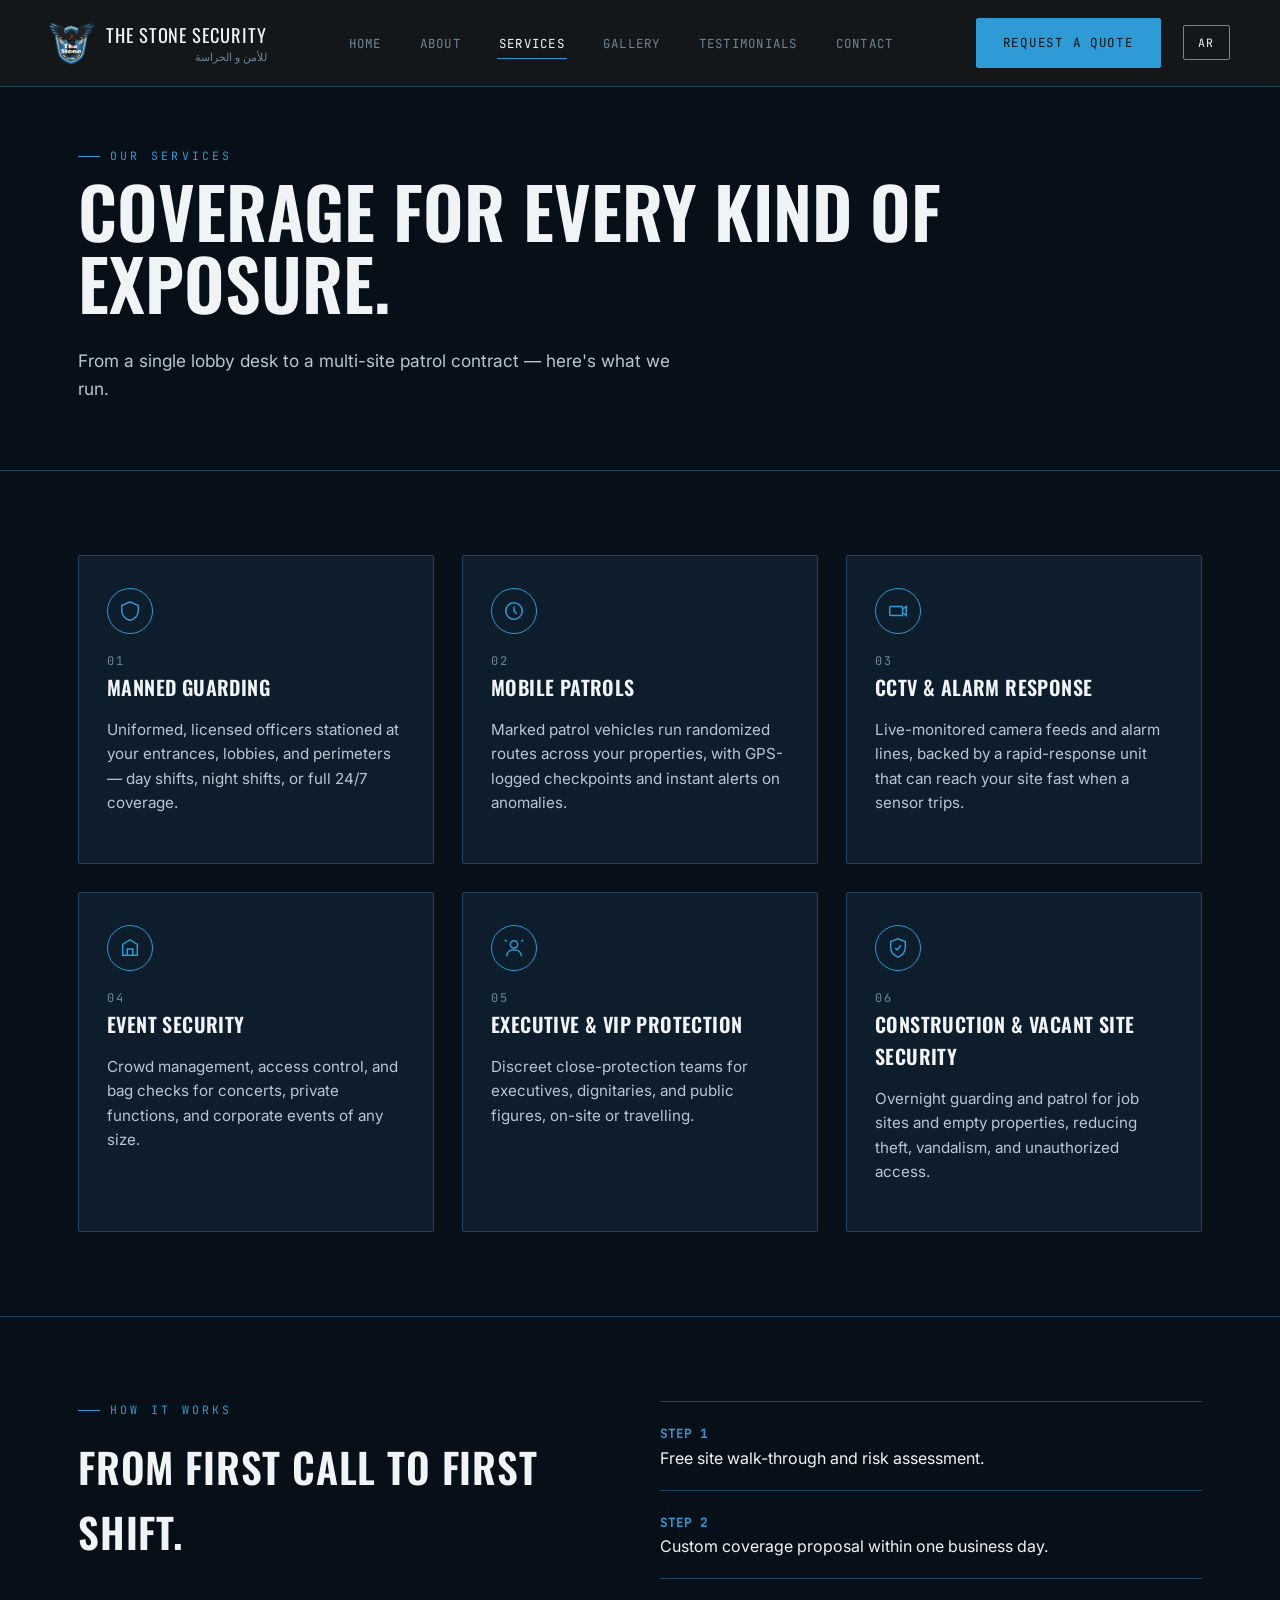
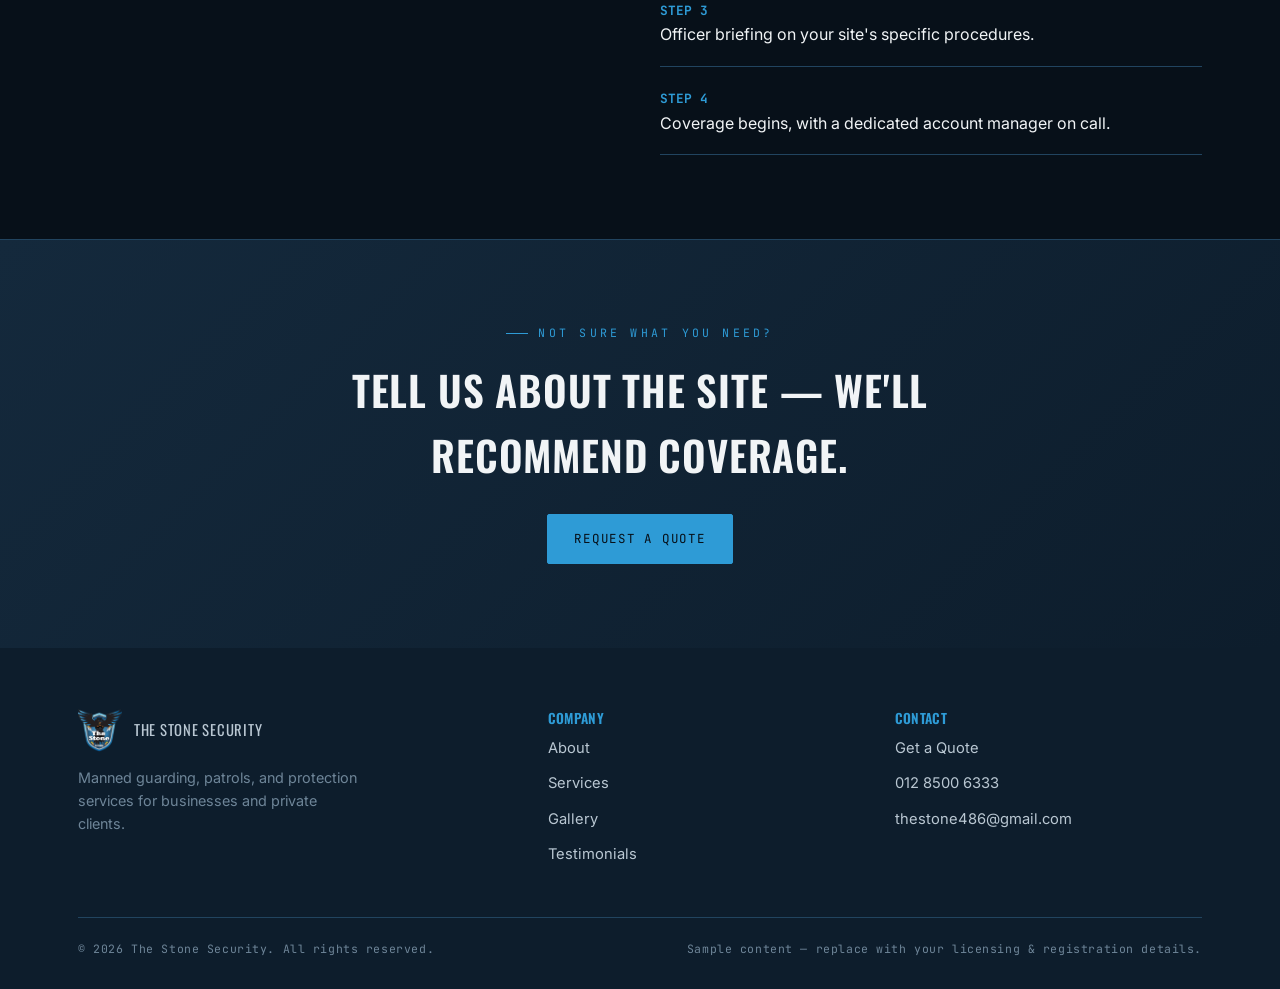
<file: services.html>
<!DOCTYPE html>
<html lang="en">
<head>
<meta charset="UTF-8">
<meta name="viewport" content="width=device-width, initial-scale=1.0">
<title>Services — The Stone Security</title>
<meta name="description" content="Manned guarding, mobile patrols, event security, executive protection, and CCTV monitoring from The Stone Security.">
<link rel="preconnect" href="https://fonts.googleapis.com">
<link href="https://fonts.googleapis.com/css2?family=Oswald:wght@400;500;600;700&family=Inter:wght@400;500;600&family=JetBrains+Mono:wght@400;500&family=Cairo:wght@400;500;600;700&display=swap" rel="stylesheet">
<link rel="stylesheet" href="style.css">
<link rel="icon" type="image/png" href="img/LOGO.png">
</head>
<body data-page="services">

<header class="site">
  <div class="wrap nav-row">
    <a href="index.html" class="brand">
      <img class="mark" src="img/LOGO.png" alt="The Stone Security logo">
      <span>The Stone Security<span class="sub" dir="rtl" lang="ar">للأمن و الحراسة</span></span>
    </a>
    <nav class="main-nav">
      <ul>
        <li><a href="index.html" data-i18n="nav.home">Home</a></li>
        <li><a href="about.html" data-i18n="nav.about">About</a></li>
        <li><a href="services.html" data-i18n="nav.services">Services</a></li>
        <li><a href="gallery.html" data-i18n="nav.gallery">Gallery</a></li>
        <li><a href="testimonials.html" data-i18n="nav.testimonials">Testimonials</a></li>
        <li><a href="contact.html" data-i18n="nav.contact">Contact</a></li>
      </ul>
    </nav>
    <div class="nav-cta">
      <a href="contact.html" class="btn solid" data-i18n="common.requestQuote">Request a Quote</a>
      <button class="lang-toggle btn" type="button" aria-label="Switch language"><span data-lang-toggle>AR</span></button>
      <button class="nav-toggle" aria-label="Toggle menu" aria-expanded="false"><span></span><span></span><span></span></button>
    </div>
  </div>
</header>

<div class="page-head">
  <div class="wrap">
    <div class="eyebrow" data-i18n="services.eyebrow">Our Services</div>
    <h1 data-i18n="services.h1">Coverage for every kind of exposure.</h1>
    <p class="lead" data-i18n="services.lead">From a single lobby desk to a multi-site patrol contract — here's what we run.</p>
  </div>
</div>

<section>
  <div class="wrap">
    <h2 class="sr-only" data-i18n="services.srHeading">Our Services</h2>
    <div class="grid-3">

      <div class="card reveal">
        <div class="icon-badge"><svg viewBox="0 0 24 24"><path d="M12 2 L21 6 V12 C21 17 17 21 12 22 C7 21 3 17 3 12 V6 Z"/></svg></div>
        <div class="idx">01</div>
        <h3 data-i18n="services.s1H3">Manned Guarding</h3>
        <p data-i18n="services.s1P">Uniformed, licensed officers stationed at your entrances, lobbies, and perimeters — day shifts, night shifts, or full 24/7 coverage.</p>
      </div>

      <div class="card reveal">
        <div class="icon-badge"><svg viewBox="0 0 24 24"><circle cx="12" cy="12" r="9"/><path d="M12 7 V12 L15 15"/></svg></div>
        <div class="idx">02</div>
        <h3 data-i18n="services.s2H3">Mobile Patrols</h3>
        <p data-i18n="services.s2P">Marked patrol vehicles run randomized routes across your properties, with GPS-logged checkpoints and instant alerts on anomalies.</p>
      </div>

      <div class="card reveal">
        <div class="icon-badge"><svg viewBox="0 0 24 24"><rect x="3" y="7" width="14" height="10" rx="1"/><path d="M17 10 L21 7 V17 L17 14"/></svg></div>
        <div class="idx">03</div>
        <h3 data-i18n="services.s3H3">CCTV &amp; Alarm Response</h3>
        <p data-i18n="services.s3P">Live-monitored camera feeds and alarm lines, backed by a rapid-response unit that can reach your site fast when a sensor trips.</p>
      </div>

      <div class="card reveal">
        <div class="icon-badge"><svg viewBox="0 0 24 24"><path d="M4 20 L4 8 L12 3 L20 8 L20 20 Z"/><path d="M9 20 V13 H15 V20"/></svg></div>
        <div class="idx">04</div>
        <h3 data-i18n="services.s4H3">Event Security</h3>
        <p data-i18n="services.s4P">Crowd management, access control, and bag checks for concerts, private functions, and corporate events of any size.</p>
      </div>

      <div class="card reveal">
        <div class="icon-badge"><svg viewBox="0 0 24 24"><circle cx="12" cy="8" r="4"/><path d="M4 21 C4 16 8 14 12 14 C16 14 20 16 20 21"/><path d="M2 3 L4 5 M22 3 L20 5"/></svg></div>
        <div class="idx">05</div>
        <h3 data-i18n="services.s5H3">Executive &amp; VIP Protection</h3>
        <p data-i18n="services.s5P">Discreet close-protection teams for executives, dignitaries, and public figures, on-site or travelling.</p>
      </div>

      <div class="card reveal">
        <div class="icon-badge"><svg viewBox="0 0 24 24"><path d="M12 22 C7 20 4 16 4 11 V5 L12 2 L20 5 V11 C20 16 17 20 12 22 Z"/><path d="M9 12 L11 14 L15 9"/></svg></div>
        <div class="idx">06</div>
        <h3 data-i18n="services.s6H3">Construction &amp; Vacant Site Security</h3>
        <p data-i18n="services.s6P">Overnight guarding and patrol for job sites and empty properties, reducing theft, vandalism, and unauthorized access.</p>
      </div>

    </div>
  </div>
</section>

<section>
  <div class="wrap grid-2">
    <div class="reveal">
      <div class="eyebrow" data-i18n="services.howEyebrow">How It Works</div>
      <h2 data-i18n="services.howH2">From first call to first shift.</h2>
    </div>
    <div class="reveal" style="display:flex; flex-direction:column; gap:0;">
      <div style="border-top:1px solid var(--steel-line); padding:18px 0;"><strong style="color:var(--brass); font-family:var(--font-mono); font-size:0.8rem;" data-i18n="services.step1">STEP 1</strong><br><span data-i18n="services.step1P">Free site walk-through and risk assessment.</span></div>
      <div style="border-top:1px solid var(--steel-line); padding:18px 0;"><strong style="color:var(--brass); font-family:var(--font-mono); font-size:0.8rem;" data-i18n="services.step2">STEP 2</strong><br><span data-i18n="services.step2P">Custom coverage proposal within one business day.</span></div>
      <div style="border-top:1px solid var(--steel-line); padding:18px 0;"><strong style="color:var(--brass); font-family:var(--font-mono); font-size:0.8rem;" data-i18n="services.step3">STEP 3</strong><br><span data-i18n="services.step3P">Officer briefing on your site's specific procedures.</span></div>
      <div style="border-top:1px solid var(--steel-line); border-bottom:1px solid var(--steel-line); padding:18px 0;"><strong style="color:var(--brass); font-family:var(--font-mono); font-size:0.8rem;" data-i18n="services.step4">STEP 4</strong><br><span data-i18n="services.step4P">Coverage begins, with a dedicated account manager on call.</span></div>
    </div>
  </div>
</section>

<section class="cta-band">
  <div class="wrap section-head center reveal" style="max-width:640px; margin:0 auto;">
    <div class="eyebrow" style="justify-content:center" data-i18n="services.ctaEyebrow">Not Sure What You Need?</div>
    <h2 data-i18n="services.ctaH2">Tell us about the site — we'll recommend coverage.</h2>
    <div class="hero-actions">
      <a href="contact.html" class="btn solid" data-i18n="common.requestQuote">Request a Quote</a>
    </div>
  </div>
</section>

<footer class="site">
  <div class="wrap">
    <div class="foot-grid">
      <div>
        <a href="index.html" class="brand" style="margin-bottom:14px;">
          <img class="mark" src="img/LOGO.png" alt="The Stone Security logo">
          <span>The Stone Security</span>
        </a>
        <p style="color:var(--slate); font-size:0.9rem; max-width:32ch;" data-i18n="footer.blurbShort">Manned guarding, patrols, and protection services for businesses and private clients.</p>
      </div>
      <div>
        <h3 data-i18n="footer.company">Company</h3>
        <ul>
          <li><a href="about.html" data-i18n="nav.about">About Us</a></li>
          <li><a href="services.html" data-i18n="nav.services">Services</a></li>
          <li><a href="gallery.html" data-i18n="nav.gallery">Gallery</a></li>
          <li><a href="testimonials.html" data-i18n="nav.testimonials">Testimonials</a></li>
        </ul>
      </div>
      <div>
        <h3 data-i18n="footer.contact">Contact</h3>
        <ul>
          <li><a href="contact.html" data-i18n="footer.getQuote">Get a Quote</a></li>
          <li><a href="tel:+201285006333">012 8500 6333</a></li>
          <li><a href="mailto:thestone486@gmail.com">thestone486@gmail.com</a></li>
        </ul>
      </div>
    </div>
    <div class="foot-bottom">
      <span>&copy; <span id="year"></span> <span data-i18n="footer.copyright">The Stone Security. All rights reserved.</span></span>
      <span data-i18n="footer.sample">Sample content — replace with your licensing &amp; registration details.</span>
    </div>
  </div>
</footer>

<script src="i18n.js"></script>
<script src="script.js"></script>
</body>
</html>
</file>
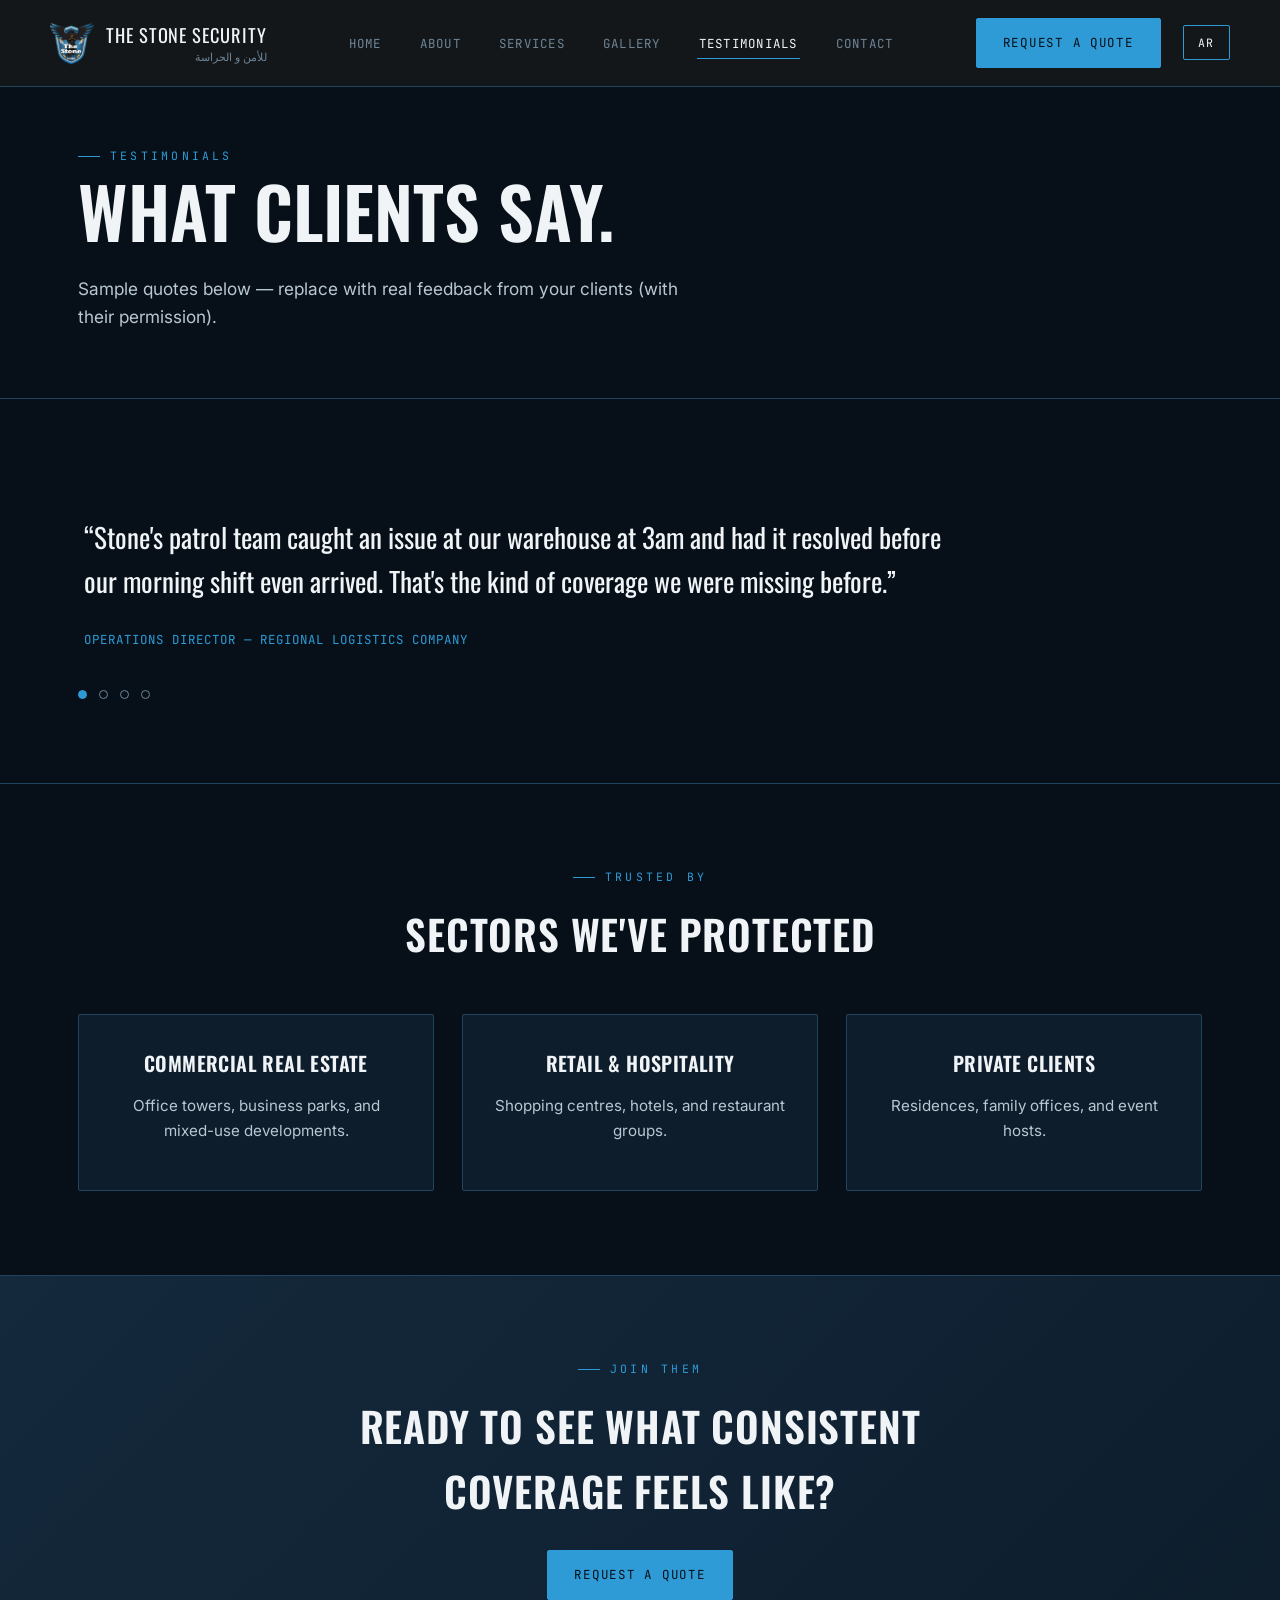
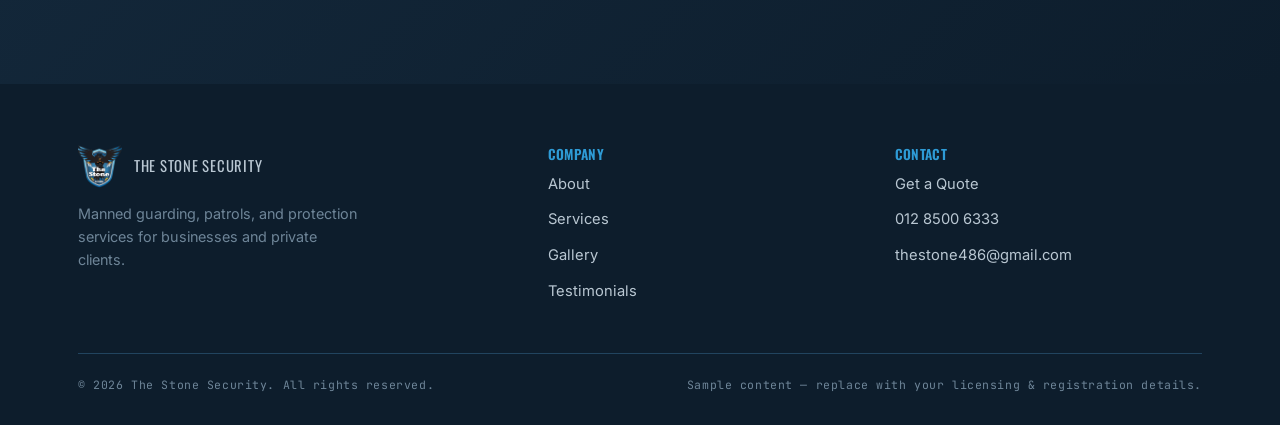
<file: testimonials.html>
<!DOCTYPE html>
<html lang="en">
<head>
<meta charset="UTF-8">
<meta name="viewport" content="width=device-width, initial-scale=1.0">
<title>Testimonials — The Stone Security</title>
<meta name="description" content="What clients say about working with The Stone Security.">
<link rel="preconnect" href="https://fonts.googleapis.com">
<link href="https://fonts.googleapis.com/css2?family=Oswald:wght@400;500;600;700&family=Inter:wght@400;500;600&family=JetBrains+Mono:wght@400;500&family=Cairo:wght@400;500;600;700&display=swap" rel="stylesheet">
<link rel="stylesheet" href="style.css">
<link rel="icon" type="image/png" href="img/LOGO.png">
</head>
<body data-page="testimonials">

<header class="site">
  <div class="wrap nav-row">
    <a href="index.html" class="brand">
      <img class="mark" src="img/LOGO.png" alt="The Stone Security logo">
      <span>The Stone Security<span class="sub" dir="rtl" lang="ar">للأمن و الحراسة</span></span>
    </a>
    <nav class="main-nav">
      <ul>
        <li><a href="index.html" data-i18n="nav.home">Home</a></li>
        <li><a href="about.html" data-i18n="nav.about">About</a></li>
        <li><a href="services.html" data-i18n="nav.services">Services</a></li>
        <li><a href="gallery.html" data-i18n="nav.gallery">Gallery</a></li>
        <li><a href="testimonials.html" data-i18n="nav.testimonials">Testimonials</a></li>
        <li><a href="contact.html" data-i18n="nav.contact">Contact</a></li>
      </ul>
    </nav>
    <div class="nav-cta">
      <a href="contact.html" class="btn solid" data-i18n="common.requestQuote">Request a Quote</a>
      <button class="lang-toggle btn" type="button" aria-label="Switch language"><span data-lang-toggle>AR</span></button>
      <button class="nav-toggle" aria-label="Toggle menu" aria-expanded="false"><span></span><span></span><span></span></button>
    </div>
  </div>
</header>

<div class="page-head">
  <div class="wrap">
    <div class="eyebrow" data-i18n="testimonials.eyebrow">Testimonials</div>
    <h1 data-i18n="testimonials.h1">What clients say.</h1>
    <p class="lead" data-i18n="testimonials.lead">Sample quotes below — replace with real feedback from your clients (with their permission).</p>
  </div>
</div>

<section>
  <div class="wrap">
    <h2 class="sr-only" data-i18n="testimonials.srHeading">Client Testimonials</h2>
    <div class="testi-viewport reveal">
      <div class="testi-track">
        <div class="testi-slide">
          <p class="testi-quote" data-i18n="testimonials.q1">"Stone's patrol team caught an issue at our warehouse at 3am and had it resolved before our morning shift even arrived. That's the kind of coverage we were missing before."</p>
          <div class="testi-meta" data-i18n="testimonials.m1">Operations Director — Regional Logistics Company</div>
        </div>
        <div class="testi-slide">
          <p class="testi-quote" data-i18n="testimonials.q2">"We switched providers twice before Stone. The difference is the officers actually know our building — same faces every week, not a new guard every shift."</p>
          <div class="testi-meta" data-i18n="testimonials.m2">Property Manager — Downtown Office Tower</div>
        </div>
        <div class="testi-slide">
          <p class="testi-quote" data-i18n="testimonials.q3">"Booked them for a 400-guest gala with two weeks' notice. Access control was smooth, professional, and completely unobtrusive to our guests."</p>
          <div class="testi-meta" data-i18n="testimonials.m3">Event Producer — Private Client</div>
        </div>
        <div class="testi-slide">
          <p class="testi-quote" data-i18n="testimonials.q4">"Their account manager answers the phone at midnight if we need her to. That responsiveness alone is worth the contract."</p>
          <div class="testi-meta" data-i18n="testimonials.m4">General Manager — Retail Shopping Centre</div>
        </div>
      </div>
      <div class="testi-controls"></div>
    </div>
  </div>
</section>

<section>
  <div class="wrap">
    <div class="section-head center reveal">
      <div class="eyebrow" style="justify-content:center" data-i18n="testimonials.sectorsEyebrow">Trusted By</div>
      <h2 data-i18n="testimonials.sectorsH2">Sectors we've protected</h2>
    </div>
    <div class="grid-3">
      <div class="card reveal" style="text-align:center;">
        <h3 data-i18n="testimonials.sec1H3">Commercial Real Estate</h3>
        <p data-i18n="testimonials.sec1P">Office towers, business parks, and mixed-use developments.</p>
      </div>
      <div class="card reveal" style="text-align:center;">
        <h3 data-i18n="testimonials.sec2H3">Retail &amp; Hospitality</h3>
        <p data-i18n="testimonials.sec2P">Shopping centres, hotels, and restaurant groups.</p>
      </div>
      <div class="card reveal" style="text-align:center;">
        <h3 data-i18n="testimonials.sec3H3">Private Clients</h3>
        <p data-i18n="testimonials.sec3P">Residences, family offices, and event hosts.</p>
      </div>
    </div>
  </div>
</section>

<section class="cta-band">
  <div class="wrap section-head center reveal" style="max-width:640px; margin:0 auto;">
    <div class="eyebrow" style="justify-content:center" data-i18n="testimonials.ctaEyebrow">Join Them</div>
    <h2 data-i18n="testimonials.ctaH2">Ready to see what consistent coverage feels like?</h2>
    <div class="hero-actions">
      <a href="contact.html" class="btn solid" data-i18n="common.requestQuote">Request a Quote</a>
    </div>
  </div>
</section>

<footer class="site">
  <div class="wrap">
    <div class="foot-grid">
      <div>
        <a href="index.html" class="brand" style="margin-bottom:14px;">
          <img class="mark" src="img/LOGO.png" alt="The Stone Security logo">
          <span>The Stone Security</span>
        </a>
        <p style="color:var(--slate); font-size:0.9rem; max-width:32ch;" data-i18n="footer.blurbShort">Manned guarding, patrols, and protection services for businesses and private clients.</p>
      </div>
      <div>
        <h3 data-i18n="footer.company">Company</h3>
        <ul>
          <li><a href="about.html" data-i18n="nav.about">About Us</a></li>
          <li><a href="services.html" data-i18n="nav.services">Services</a></li>
          <li><a href="gallery.html" data-i18n="nav.gallery">Gallery</a></li>
          <li><a href="testimonials.html" data-i18n="nav.testimonials">Testimonials</a></li>
        </ul>
      </div>
      <div>
        <h3 data-i18n="footer.contact">Contact</h3>
        <ul>
          <li><a href="contact.html" data-i18n="footer.getQuote">Get a Quote</a></li>
          <li><a href="tel:+201285006333">012 8500 6333</a></li>
          <li><a href="mailto:thestone486@gmail.com">thestone486@gmail.com</a></li>
        </ul>
      </div>
    </div>
    <div class="foot-bottom">
      <span>&copy; <span id="year"></span> <span data-i18n="footer.copyright">The Stone Security. All rights reserved.</span></span>
      <span data-i18n="footer.sample">Sample content — replace with your licensing &amp; registration details.</span>
    </div>
  </div>
</footer>

<script src="i18n.js"></script>
<script src="script.js"></script>
</body>
</html>
</file>
<file: style.css>
/* ============================================================
   STONE SECURITY — Design tokens
   Palette: graphite ink / steel / bone / brass / rust
   Type: Oswald (display, condensed authority) + Inter (body) + JetBrains Mono (data/ops)
   ============================================================ */

:root{
  --ink: #071019;
  --ink-soft: #0D1D2C;
  --steel: #14293C;
  --steel-line: #21445F;
  --bone: #F1F4F6;
  --bone-dim: #B9C7D2;
  --brass: #2E9BD6;       /* royal / sky blue accent, from logo rim */
  --brass-bright: #5FC3F0;
  --rust: #F0A030;        /* gold, from logo lightning bolts */
  --slate: #6E8598;

  --font-display: 'Oswald', 'Arial Narrow', sans-serif;
  --font-body: 'Inter', -apple-system, BlinkMacSystemFont, sans-serif;
  --font-mono: 'JetBrains Mono', 'Courier New', monospace;

  --max-w: 1180px;
  --radius: 2px;
  --dur: 0.5s;
}

*, *::before, *::after{ box-sizing: border-box; }
html{ scroll-behavior: smooth; }
body{
  margin:0;
  background: var(--ink);
  color: var(--bone);
  font-family: var(--font-body);
  font-size: 16px;
  line-height: 1.6;
  -webkit-font-smoothing: antialiased;
}

/* ---------------- RTL / Arabic ---------------- */
html[dir="rtl"] body{
  font-family: 'Cairo', var(--font-body);
}
html[dir="rtl"] h1, html[dir="rtl"] h2, html[dir="rtl"] h3, html[dir="rtl"] h4{
  font-family: 'Cairo', var(--font-display);
  text-transform: none;
  letter-spacing: 0;
}
html[dir="rtl"] .eyebrow, html[dir="rtl"] .card .idx, html[dir="rtl"] .ops-stat .lbl,
html[dir="rtl"] .btn, html[dir="rtl"] .tag, html[dir="rtl"] .testi-meta, html[dir="rtl"] .contact-info-list .lbl,
html[dir="rtl"] nav.main-nav a, html[dir="rtl"] .idx, html[dir="rtl"] .map-note, html[dir="rtl"] .form-msg{
  font-family: 'Cairo', var(--font-mono);
  letter-spacing: 0;
}
html[dir="rtl"] .eyebrow::before{ transform: scaleX(-1); }

img{ max-width:100%; display:block; }
a{ color: inherit; text-decoration:none; }
ul{ list-style:none; margin:0; padding:0; }
button{ font-family: inherit; cursor:pointer; }

::selection{ background: var(--brass); color: var(--ink); }

:focus-visible{
  outline: 2px solid var(--brass-bright);
  outline-offset: 3px;
}

.wrap{
  max-width: var(--max-w);
  margin: 0 auto;
  padding: 0 28px;
}

h1,h2,h3,h4{
  font-family: var(--font-display);
  text-transform: uppercase;
  letter-spacing: 0.02em;
  font-weight: 600;
  color: var(--bone);
  margin: 0 0 0.4em;
}

h1{ font-size: clamp(2.4rem, 5.5vw, 4.6rem); line-height: 1.02; letter-spacing: 0; }
h2{ font-size: clamp(1.7rem, 3.2vw, 2.6rem); }
h3{ font-size: 1.25rem; }

.eyebrow{
  font-family: var(--font-mono);
  font-size: 0.72rem;
  letter-spacing: 0.28em;
  text-transform: uppercase;
  color: var(--brass);
  display: flex;
  align-items: center;
  gap: 10px;
  margin-bottom: 14px;
}
.eyebrow::before{
  content:"";
  width: 22px; height: 1px;
  background: var(--brass);
  display:inline-block;
}

p.lead{ color: var(--bone-dim); font-size: 1.08rem; max-width: 56ch; }

/* ---------------- Buttons ---------------- */
.btn{
  display: inline-flex;
  align-items: center;
  gap: 10px;
  padding: 14px 26px;
  font-family: var(--font-mono);
  font-size: 0.78rem;
  letter-spacing: 0.14em;
  text-transform: uppercase;
  border: 1px solid var(--brass);
  border-radius: var(--radius);
  background: transparent;
  color: var(--bone);
  transition: background var(--dur) ease, color var(--dur) ease, transform 0.15s ease;
}
.btn:hover{ background: var(--brass); color: var(--ink); transform: translateY(-1px); }
.btn.solid{ background: var(--brass); color: var(--ink); }
.btn.solid:hover{ background: var(--brass-bright); }
.btn.rust{ border-color: var(--rust); }
.btn.rust:hover{ background: var(--rust); color: var(--bone); }

/* ---------------- Header ---------------- */
header.site{
  position: sticky; top:0; z-index: 100;
  background: rgba(21,24,26,0.92);
  -webkit-backdrop-filter: blur(6px);
  backdrop-filter: blur(6px);
  border-bottom: 1px solid var(--steel-line);
}
.nav-row{
  display:flex; align-items:center; justify-content:space-between;
  padding: 18px 0;
}
.brand{
  display:flex; align-items:center; gap:12px;
  font-family: var(--font-display);
  font-size: 1.15rem;
  letter-spacing: 0.05em;
  text-transform: uppercase;
}
.brand .mark{
  width: 44px; height:44px;
  flex-shrink:0;
  object-fit: contain;
}
.brand .sub{ font-family: var(--font-body); font-size: 0.68rem; color: var(--slate); letter-spacing: 0; display:block; }

nav.main-nav ul{ display:flex; gap: 34px; }
nav.main-nav a{
  font-family: var(--font-mono);
  font-size: 0.78rem;
  letter-spacing: 0.1em;
  text-transform: uppercase;
  color: var(--slate);
  padding: 6px 2px;
  border-bottom: 1px solid transparent;
  transition: color 0.2s ease, border-color 0.2s ease;
}
nav.main-nav a:hover, nav.main-nav a.active{ color: var(--bone); border-color: var(--brass); }

.nav-cta{ display:flex; align-items:center; gap:22px; }
.lang-toggle{ padding: 9px 14px; font-size: 0.72rem; }
.nav-toggle{
  display:none;
  background:none; border: 1px solid var(--steel-line); padding: 8px 10px; border-radius: var(--radius);
}
.nav-toggle span{ display:block; width:20px; height:2px; background:var(--bone); margin:4px 0; }

@media (max-width: 880px){
  nav.main-nav{
    position:absolute; top:100%; left:0; right:0;
    background: var(--ink-soft);
    border-bottom: 1px solid var(--steel-line);
    max-height:0; overflow:hidden;
    transition: max-height 0.35s ease;
  }
  nav.main-nav.open{ max-height: 400px; }
  nav.main-nav ul{ flex-direction:column; gap:0; padding: 10px 28px 20px; }
  nav.main-nav a{ display:block; padding: 12px 0; border-bottom: 1px solid var(--steel-line); }
  .nav-cta a.btn{ display:none; }
  .nav-toggle{ display:block; }
}

/* ---------------- Hero ---------------- */
.hero{
  position:relative;
  padding: 88px 0 70px;
  border-bottom: 1px solid var(--steel-line);
  overflow:hidden;
}
.hero::before{
  content:"";
  position:absolute; inset:0;
  background:
    repeating-linear-gradient(115deg, rgba(176,141,87,0.045) 0 2px, transparent 2px 90px);
  pointer-events:none;
}
.hero-grid{
  position:relative;
  display:grid;
  grid-template-columns: 1.2fr 0.8fr;
  gap: 50px;
  align-items:center;
}
@media (max-width: 900px){ .hero-grid{ grid-template-columns: 1fr; } }

.hero-copy p.lead{ margin: 18px 0 30px; }
.hero-actions{ display:flex; gap:16px; flex-wrap:wrap; }

/* ---- Ops clock (signature element) ---- */
.ops-clock{ position:relative; width: 100%; max-width: 340px; margin: 0 auto; aspect-ratio:1; }
.ops-clock svg{ width:100%; height:100%; }
.ops-clock .tick{ stroke: var(--steel-line); stroke-width: 2; }
.ops-clock .tick.lit{ stroke: var(--brass); }
.ops-clock .sweep{ stroke: var(--rust); stroke-width: 2; transform-origin: 170px 170px; }
.ops-clock .core-label{ font-family: var(--font-mono); fill: var(--bone-dim); font-size: 11px; letter-spacing: 0.1em; text-transform:uppercase; }
.ops-clock .core-value{ font-family: var(--font-display); fill: var(--bone); font-size: 30px; }

/* ---------------- Ops status bar ---------------- */
.ops-bar{
  border-bottom: 1px solid var(--steel-line);
  background: var(--ink-soft);
}
.ops-bar .wrap{
  display:grid;
  grid-template-columns: repeat(4, 1fr);
  gap: 0;
}
.ops-stat{
  padding: 26px 20px;
  border-inline-start: 1px solid var(--steel-line);
  text-align:center;
}
.ops-stat:first-child{ border-inline-start:none; }
.ops-stat .num{
  font-family: var(--font-mono);
  font-size: 1.9rem;
  color: var(--brass-bright);
  display:block;
}
.ops-stat .lbl{
  font-family: var(--font-mono);
  font-size: 0.68rem;
  letter-spacing: 0.14em;
  text-transform:uppercase;
  color: var(--slate);
  margin-top: 6px; display:block;
}
@media (max-width: 700px){
  .ops-bar .wrap{ grid-template-columns: repeat(2,1fr); }
  .ops-stat:nth-child(3){ border-inline-start:none; }
}

/* ---------------- Sections ---------------- */
section{ padding: 84px 0; border-bottom: 1px solid var(--steel-line); }
section:last-of-type{ border-bottom:none; }
.section-head{ max-width: 640px; margin-bottom: 48px; }
.section-head.center{ margin-left:auto; margin-right:auto; text-align:center; }

.grid-3{ display:grid; grid-template-columns: repeat(3, 1fr); gap: 28px; }
.grid-2{ display:grid; grid-template-columns: repeat(2, 1fr); gap: 40px; }
@media (max-width: 880px){ .grid-3{ grid-template-columns: 1fr 1fr; } .grid-2{ grid-template-columns: 1fr; } }
@media (max-width: 620px){ .grid-3{ grid-template-columns: 1fr; } }

.card{
  background: var(--ink-soft);
  border: 1px solid var(--steel-line);
  padding: 32px 28px;
  border-radius: var(--radius);
  transition: border-color var(--dur) ease, transform var(--dur) ease;
}
.card:hover{ border-color: var(--brass); transform: translateY(-3px); }
.card .idx{
  font-family: var(--font-mono);
  color: var(--slate);
  font-size: 0.75rem;
  letter-spacing: 0.15em;
}
.card p{ color: var(--bone-dim); font-size: 0.95rem; }

.icon-badge{
  width: 46px; height: 46px;
  border: 1px solid var(--brass);
  border-radius: 50%;
  display:flex; align-items:center; justify-content:center;
  margin-bottom: 18px;
}
.icon-badge svg{ width: 22px; height:22px; stroke: var(--brass); fill:none; stroke-width: 1.6; }

.sr-only{
  position:absolute; width:1px; height:1px; padding:0; margin:-1px;
  overflow:hidden; clip:rect(0,0,0,0); white-space:nowrap; border:0;
}

/* reveal on scroll */
.reveal{ opacity:0; transform: translateY(22px); transition: opacity 0.7s ease, transform 0.7s ease; }
.reveal.in{ opacity:1; transform:none; }

/* ---------------- Footer ---------------- */
footer.site{ background: var(--ink-soft); padding: 60px 0 30px; }
.foot-grid{ display:grid; grid-template-columns: 1.4fr 1fr 1fr; gap: 40px; margin-bottom: 40px; }
@media (max-width: 760px){ .foot-grid{ grid-template-columns: 1fr; } }
.foot-grid h3{ font-size: 0.85rem; color: var(--brass); }
.foot-grid ul li{ margin-bottom: 10px; }
.foot-grid a{ color: var(--bone-dim); font-size: 0.92rem; }
.foot-grid a:hover{ color: var(--brass-bright); }
.foot-bottom{
  border-top: 1px solid var(--steel-line);
  padding-top: 22px;
  display:flex; justify-content:space-between; flex-wrap:wrap; gap:10px;
  font-family: var(--font-mono); font-size: 0.72rem; color: var(--slate); letter-spacing: 0.05em;
}

/* ---------------- Page header (inner pages) ---------------- */
.page-head{ padding: 60px 0 50px; border-bottom: 1px solid var(--steel-line); }
.page-head .eyebrow{ margin-bottom: 10px; }

/* ---------------- Testimonials ---------------- */
.testi-viewport{ overflow:hidden; position:relative; }
.testi-track{ display:flex; transition: transform 0.6s ease; }
.testi-slide{ min-width:100%; padding: 6px; }
.testi-quote{
  font-family: var(--font-display);
  font-size: clamp(1.2rem, 2.4vw, 1.7rem);
  text-transform:none;
  letter-spacing:0;
  color: var(--bone);
  max-width: 62ch;
  font-weight: 400;
}
.testi-meta{ margin-top: 22px; font-family: var(--font-mono); font-size: 0.78rem; color: var(--brass); letter-spacing:0.08em; text-transform:uppercase; }
.testi-controls{ display:flex; gap:12px; margin-top: 34px; }
.testi-dot{ width:9px; height:9px; border-radius:50%; border:1px solid var(--slate); background:none; padding:0; }
.testi-dot.active{ background: var(--brass); border-color: var(--brass); }

/* ---------------- Gallery ---------------- */
.gallery-grid{ display:grid; grid-template-columns: repeat(3, 1fr); gap: 4px; }
@media (max-width: 760px){ .gallery-grid{ grid-template-columns: repeat(2,1fr); } }
.gallery-tile{
  aspect-ratio: 4/3;
  background: var(--steel);
  position:relative;
  overflow:hidden;
  display:flex; align-items:center; justify-content:center;
  cursor:pointer;
}
.gallery-tile svg{ width:34%; stroke: var(--slate); fill:none; stroke-width:1.2; transition: stroke 0.3s ease, transform 0.4s ease; }
.gallery-tile:hover svg{ stroke: var(--brass); transform: scale(1.08); }
.gallery-tile .cap{
  position:absolute; left:0; right:0; bottom:0;
  padding: 12px 14px;
  font-family: var(--font-mono); font-size: 0.68rem; letter-spacing:0.1em; text-transform:uppercase;
  color: var(--bone-dim);
  background: linear-gradient(to top, rgba(0,0,0,0.6), transparent);
}

/* ---------------- Lightbox ---------------- */
.lightbox{
  position:fixed; inset:0; background: rgba(10,11,12,0.92);
  display:none; align-items:center; justify-content:center; z-index: 200;
  padding: 40px;
}
.lightbox.open{ display:flex; }
.lightbox-inner{ text-align:center; max-width: 520px; }
.lightbox svg{ width: 90px; stroke: var(--brass); fill:none; stroke-width:1.2; margin: 0 auto 20px; }
.lightbox-close{ position:absolute; top:28px; inset-inline-end:34px; font-family: var(--font-mono); color: var(--bone); background:none; border:none; font-size: 0.85rem; letter-spacing:0.1em; }

/* ---------------- Forms ---------------- */
.form-grid{ display:grid; grid-template-columns: 1fr 1fr; gap: 20px; }
@media (max-width: 620px){ .form-grid{ grid-template-columns: 1fr; } }
.field{ display:flex; flex-direction:column; gap:8px; margin-bottom: 20px; }
.field.full{ grid-column: 1 / -1; }
.field label{ font-family: var(--font-mono); font-size: 0.7rem; letter-spacing:0.12em; text-transform:uppercase; color: var(--slate); }
.field input, .field select, .field textarea{
  background: var(--ink);
  border: 1px solid var(--steel-line);
  color: var(--bone);
  padding: 13px 14px;
  font-family: var(--font-body);
  font-size: 0.95rem;
  border-radius: var(--radius);
  resize: vertical;
}
.field input:focus, .field select:focus, .field textarea:focus{ border-color: var(--brass); outline:none; }
.form-msg{ margin-top: 16px; font-family: var(--font-mono); font-size: 0.82rem; letter-spacing:0.04em; display:none; }
.form-msg.show{ display:block; }
.form-msg.ok{ color: var(--brass-bright); }
.form-msg.err{ color: var(--rust); }

.contact-info-list li{ margin-bottom: 22px; }
.contact-info-list .lbl{ font-family: var(--font-mono); font-size: 0.68rem; letter-spacing:0.14em; text-transform:uppercase; color: var(--brass); display:block; margin-bottom:4px; }
.contact-info-list .val{ color: var(--bone); font-size: 1rem; }

/* map placeholder */
.map-block{
  height: 340px;
  background:
    linear-gradient(var(--ink-soft) 1px, transparent 1px) 0 0/40px 40px,
    linear-gradient(90deg, var(--ink-soft) 1px, transparent 1px) 0 0/40px 40px,
    var(--ink);
  border: 1px solid var(--steel-line);
  display:flex; align-items:center; justify-content:center;
  position:relative;
}
.map-pin{ width: 30px; height:30px; }
.map-pin path{ fill: var(--rust); }
.map-note{ position:absolute; bottom:16px; inset-inline-start:16px; font-family: var(--font-mono); font-size:0.7rem; color: var(--slate); letter-spacing:0.08em; }

/* CTA band */
.cta-band{
  background: linear-gradient(135deg, var(--steel), var(--ink-soft));
  text-align:center;
}
.cta-band p.lead{ margin-left:auto; margin-right:auto; }
.cta-band .hero-actions{ justify-content:center; margin-top: 26px; }

/* misc */
.tag-row{ display:flex; gap:10px; flex-wrap:wrap; margin-top: 22px; }
.tag{
  font-family: var(--font-mono); font-size: 0.68rem; letter-spacing: 0.1em; text-transform:uppercase;
  border: 1px solid var(--steel-line); padding: 7px 12px; color: var(--slate); border-radius: var(--radius);
}

.value-row{ display:flex; gap:18px; margin-top: 30px; flex-wrap:wrap; }
.value-item{ flex:1; min-width:160px; border-top: 2px solid var(--brass); padding-top: 14px; }
.value-item .num{ font-family: var(--font-mono); color: var(--brass); font-size: 0.85rem; }
</file>
